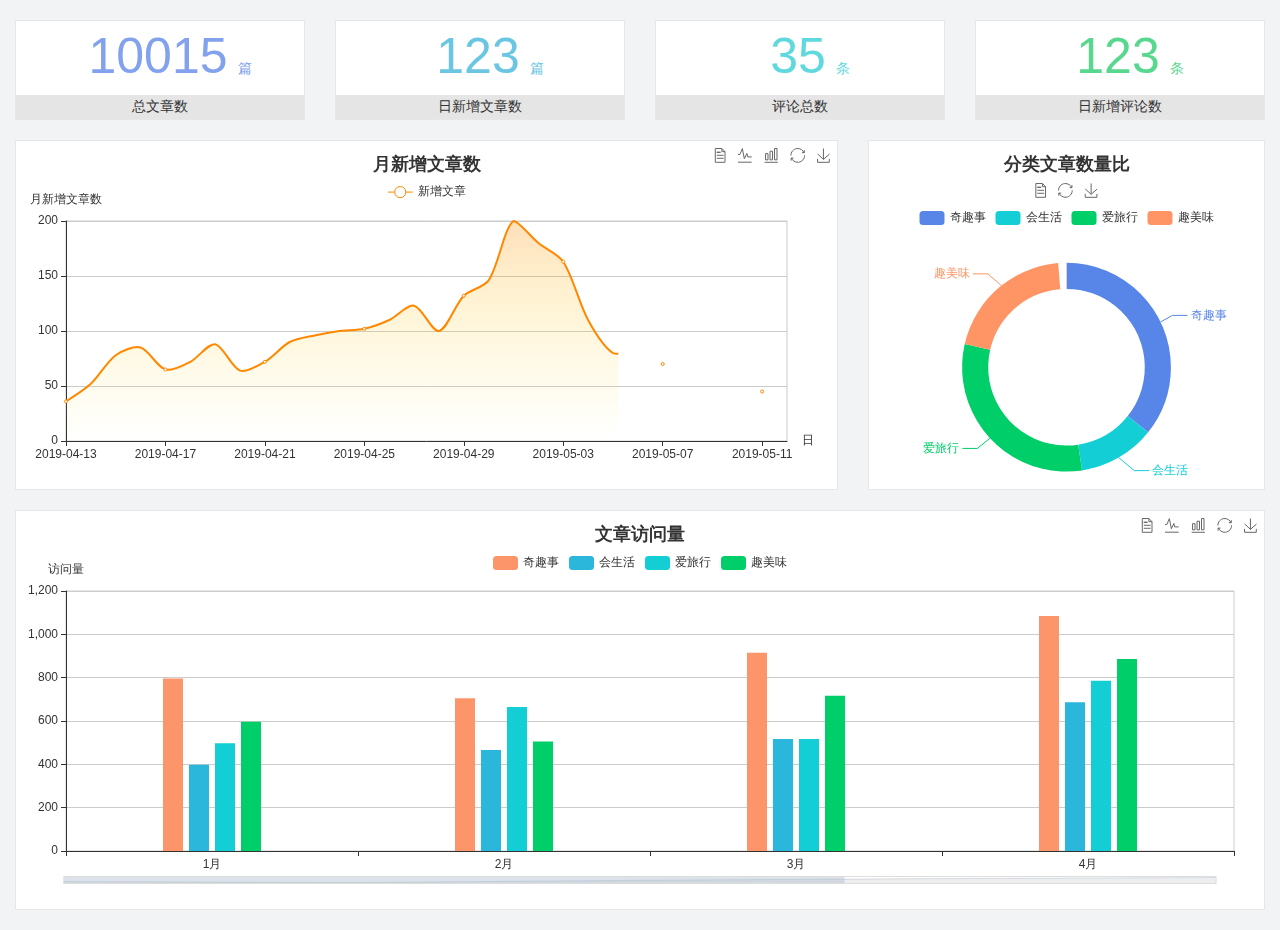
<file: home/dashboard.html>
<!DOCTYPE html>
<html lang="en">

<head>
  <meta charset="UTF-8">
  <meta name="viewport" content="width=device-width, initial-scale=1.0">
  <meta http-equiv="X-UA-Compatible" content="ie=edge">
  <title>图表统计</title>
  <link rel="stylesheet" href="../../assets/lib/bootstrap.css" />
  <link rel="stylesheet" href="../../assets/lib/main.css" />
  <script src="../../assets/lib/jquery.js"></script>
  <script type="text/javascript" src="../../assets/lib/echarts.min.js"></script>
</head>

<body>
  <div class="container-fluid">
    <div class="row spannel_list">
      <div class="col-sm-3 col-xs-6">
        <div class="spannel">
          <em>10015</em><span>篇</span>
          <b>总文章数</b>
        </div>
      </div>
      <div class="col-sm-3 col-xs-6">
        <div class="spannel scolor01">
          <em>123</em><span>篇</span>
          <b>日新增文章数</b>
        </div>
      </div>
      <div class="col-sm-3 col-xs-6">
        <div class="spannel scolor02">
          <em>35</em><span>条</span>
          <b>评论总数</b>
        </div>
      </div>
      <div class="col-sm-3 col-xs-6">
        <div class="spannel scolor03">
          <em>123</em><span>条</span>
          <b>日新增评论数</b>
        </div>
      </div>
    </div>
  </div>

  <div class="container-fluid">
    <div class="row curve-pie">
      <div class="col-lg-8 col-md-8">
        <div class="gragh_pannel" id="curve_show"></div>
      </div>
      <div class="col-lg-4 col-md-4">
        <div class="gragh_pannel" id="pie_show"></div>
      </div>
    </div>
  </div>

  <div class="container-fluid">
    <div class="column_pannel" id="column_show"></div>
  </div>

  <script>
    var oChart = echarts.init(document.getElementById('curve_show'));
    var aList_all = [
      { 'count': 36, 'date': '2019-04-13' },
      { 'count': 52, 'date': '2019-04-14' },
      { 'count': 78, 'date': '2019-04-15' },
      { 'count': 85, 'date': '2019-04-16' },
      { 'count': 65, 'date': '2019-04-17' },
      { 'count': 72, 'date': '2019-04-18' },
      { 'count': 88, 'date': '2019-04-19' },
      { 'count': 64, 'date': '2019-04-20' },
      { 'count': 72, 'date': '2019-04-21' },
      { 'count': 90, 'date': '2019-04-22' },
      { 'count': 96, 'date': '2019-04-23' },
      { 'count': 100, 'date': '2019-04-24' },
      { 'count': 102, 'date': '2019-04-25' },
      { 'count': 110, 'date': '2019-04-26' },
      { 'count': 123, 'date': '2019-04-27' },
      { 'count': 100, 'date': '2019-04-28' },
      { 'count': 132, 'date': '2019-04-29' },
      { 'count': 146, 'date': '2019-04-30' },
      { 'count': 200, 'date': '2019-05-01' },
      { 'count': 180, 'date': '2019-05-02' },
      { 'count': 163, 'date': '2019-05-03' },
      { 'count': 110, 'date': '2019-05-04' },
      { 'count': 80, 'date': '2019-05-05' },
      { 'count': 82, 'date': '2019-05-06' },
      { 'count': 70, 'date': '2019-05-07' },
      { 'count': 65, 'date': '2019-05-08' },
      { 'count': 54, 'date': '2019-05-09' },
      { 'count': 40, 'date': '2019-05-10' },
      { 'count': 45, 'date': '2019-05-11' },
      { 'count': 38, 'date': '2019-05-12' },
    ];

    let aCount = [];
    let aDate = [];

    for (var i = 0; i < aList_all.length; i++) {
      aCount.push(aList_all[i].count);
      aDate.push(aList_all[i].date);
    }

    var chartopt = {
      title: {
        text: '月新增文章数',
        left: 'center',
        top: '10'
      },
      tooltip: {
        trigger: 'axis'
      },
      legend: {
        data: ['新增文章'],
        top: '40'
      },
      toolbox: {
        show: true,
        feature: {
          mark: { show: true },
          dataView: { show: true, readOnly: false },
          magicType: { show: true, type: ['line', 'bar'] },
          restore: { show: true },
          saveAsImage: { show: true }
        }
      },
      calculable: true,
      xAxis: [
        {
          name: '日',
          type: 'category',
          boundaryGap: false,
          data: aDate
        }
      ],
      yAxis: [
        {
          name: '月新增文章数',
          type: 'value'
        }
      ],
      series: [
        {
          name: '新增文章',
          type: 'line',
          smooth: true,
          itemStyle: { normal: { areaStyle: { type: 'default' }, color: '#f80' }, lineStyle: { color: '#f80' } },
          data: aCount
        }],
      areaStyle: {
        normal: {
          color: new echarts.graphic.LinearGradient(0, 0, 0, 1, [{
            offset: 0,
            color: 'rgba(255,136,0,0.39)'
          }, {
            offset: .34,
            color: 'rgba(255,180,0,0.25)'
          }, {
            offset: 1,
            color: 'rgba(255,222,0,0.00)'
          }])

        }
      },
      grid: {
        show: true,
        x: 50,
        x2: 50,
        y: 80,
        height: 220
      }
    };

    oChart.setOption(chartopt);


    var oPie = echarts.init(document.getElementById('pie_show'));
    var oPieopt =
    {
      title: {
        top: 10,
        text: '分类文章数量比',
        x: 'center'
      },
      tooltip: {
        trigger: 'item',
        formatter: "{a} <br/>{b} : {c} ({d}%)"
      },
      color: ['#5885e8', '#13cfd5', '#00ce68', '#ff9565'],
      legend: {
        x: 'center',
        top: 65,
        data: ['奇趣事', '会生活', '爱旅行', '趣美味']
      },
      toolbox: {
        show: true,
        x: 'center',
        top: 35,
        feature: {
          mark: { show: true },
          dataView: { show: true, readOnly: false },
          magicType: {
            show: true,
            type: ['pie', 'funnel'],
            option: {
              funnel: {
                x: '25%',
                width: '50%',
                funnelAlign: 'left',
                max: 1548
              }
            }
          },
          restore: { show: true },
          saveAsImage: { show: true }
        }
      },
      calculable: true,
      series: [
        {
          name: '访问来源',
          type: 'pie',
          radius: ['45%', '60%'],
          center: ['50%', '65%'],
          data: [
            { value: 300, name: '奇趣事' },
            { value: 100, name: '会生活' },
            { value: 260, name: '爱旅行' },
            { value: 180, name: '趣美味' }
          ]
        }
      ]
    };
    oPie.setOption(oPieopt);



    var oColumn = this.echarts.init(document.getElementById('column_show'));
    var oColumnopt =
    {
      title: {
        text: '文章访问量',
        left: 'center',
        top: '10'
      },
      tooltip: {
        trigger: 'axis'
      },
      legend: {
        data: ['奇趣事', '会生活', '爱旅行', '趣美味'],
        top: '40'
      },
      toolbox: {
        show: true,
        feature: {
          mark: { show: true },
          dataView: { show: true, readOnly: false },
          magicType: { show: true, type: ['line', 'bar'] },
          restore: { show: true },
          saveAsImage: { show: true }
        }
      },
      calculable: true,
      xAxis: [
        {
          type: 'category',
          data: ['1月', '2月', '3月', '4月', '5月']
        }
      ],
      yAxis: [
        {
          name: '访问量',
          type: 'value'
        }
      ],
      series: [
        {
          name: '奇趣事',
          type: 'bar',
          barWidth: 20,
          itemStyle: {
            normal: { areaStyle: { type: 'default' }, color: '#fd956a' }
          },
          data: [800, 708, 920, 1090, 1200]
        },
        {
          name: '会生活',
          type: 'bar',
          barWidth: 20,
          itemStyle: {
            normal: { areaStyle: { type: 'default' }, color: '#2bb6db' }
          },
          data: [400, 468, 520, 690, 800]
        },
        {
          name: '爱旅行',
          type: 'bar',
          barWidth: 20,
          itemStyle: {
            normal: { areaStyle: { type: 'default' }, color: '#13cfd5' }
          },
          data: [500, 668, 520, 790, 900]
        },
        {
          name: '趣美味',
          type: 'bar',
          barWidth: 20,
          itemStyle: {
            normal: { areaStyle: { type: 'default' }, color: '#00ce68' }
          },
          data: [600, 508, 720, 890, 1000]
        }
      ],
      grid: {
        show: true,
        x: 50,
        x2: 30,
        y: 80,
        height: 260
      },
      dataZoom: [//给x轴设置滚动条
        {
          start: 0,//默认为0
          end: 100 - 1000 / 31,//默认为100
          type: 'slider',
          show: true,
          xAxisIndex: [0],
          handleSize: 0,//滑动条的 左右2个滑动条的大小
          height: 8,//组件高度
          left: 45, //左边的距离
          right: 50,//右边的距离
          bottom: 26,//右边的距离
          handleColor: '#ddd',//h滑动图标的颜色
          handleStyle: {
            borderColor: "#cacaca",
            borderWidth: "1",
            shadowBlur: 2,
            background: "#ddd",
            shadowColor: "#ddd",
          }
        }]
    };
    oColumn.setOption(oColumnopt);
  </script>
</body>

</html>
</file>
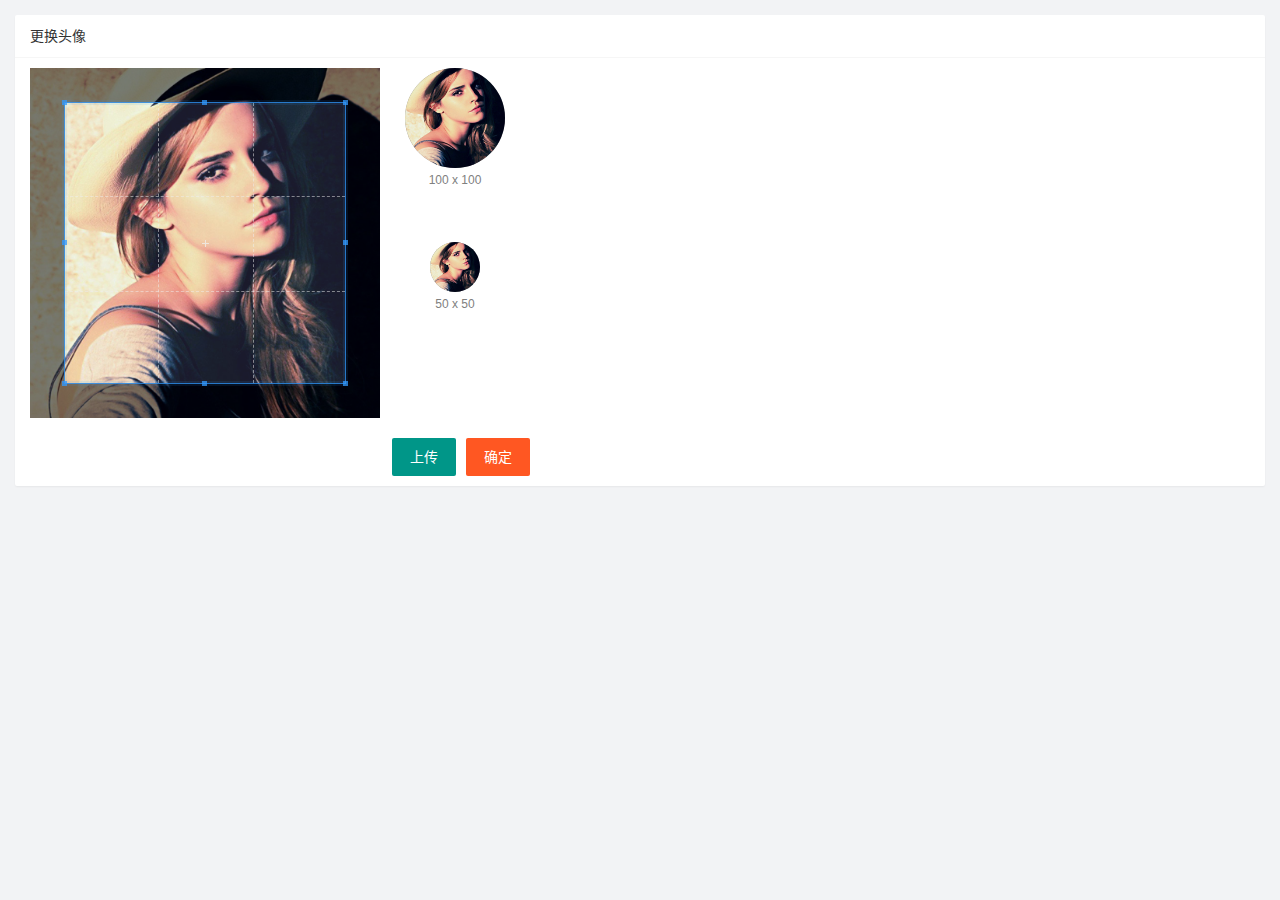
<file: user/user_avatar.html>
<!DOCTYPE html>
<html lang="zh-CN">

<head>
    <meta charset="UTF-8">
    <meta name="viewport" content="width=device-width, initial-scale=1.0">
    <title>Document</title>
    <link rel="stylesheet" href="/assets/lib/layui/css/layui.css">
    <link rel="stylesheet" href="/assets/css/user/user_avatar.css">
    <link rel="stylesheet" href="/assets/lib/cropper/cropper.css">
</head>

<body>
    <!-- 卡片区域 -->
    <div class="layui-card">
        <div class="layui-card-header">更换头像</div>
        <div class="layui-card-body">
            <!-- 第一行的图片裁剪和预览区域 -->
            <div class="row1">
                <!-- 图片裁剪区域 -->
                <div class="cropper-box">
                    <!-- 这个 img 标签很重要，将来会把它初始化为裁剪区域 -->
                    <img id="image" src="/assets/images/sample.jpg" />
                </div>
                <!-- 图片的预览区域 -->
                <div class="preview-box">
                    <div>
                        <!-- 宽高为 100px 的预览区域 -->
                        <div class="img-preview w100"></div>
                        <p class="size">100 x 100</p>
                    </div>
                    <div>
                        <!-- 宽高为 50px 的预览区域 -->
                        <div class="img-preview w50"></div>
                        <p class="size">50 x 50</p>
                    </div>
                </div>
            </div> <!-- 第二行的按钮区域 -->
            <div class="row2">
                <input type="file" id="file" accept="image/png,image/jpeg" style="display: none;" />
                <button type="button" class="layui-btn" id="btn">上传</button>
                <button type="button" class="layui-btn layui-btn-danger" id="addbtn">确定</button>
            </div>
        </div>
    </div>
    <script src="/assets/lib/layui/layui.all.js"></script>

    <script src="/assets/lib/jquery.js"></script>
    <script src="/assets/js/baseAPI.js"></script>
    <script src="/assets/lib/cropper/Cropper.js"></script>
    <script src="/assets/lib/cropper/jquery-cropper.js"></script>
    <script src="/assets/js/user_avatar.js"></script>
</body>

</html>
</file>
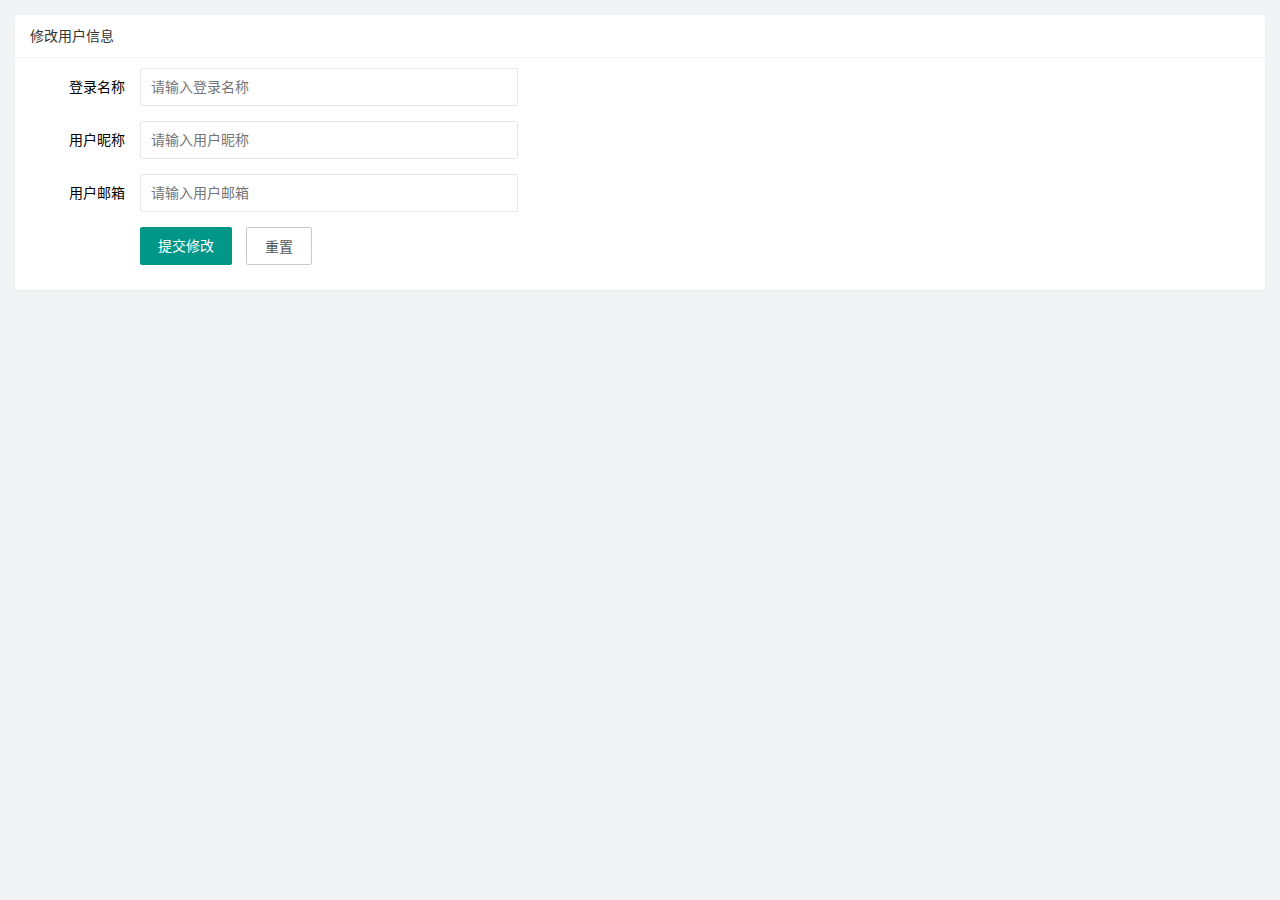
<file: user/user_info.html>
<!DOCTYPE html>
<html lang="zh-CN">

<head>
    <meta charset="UTF-8">
    <meta name="viewport" content="width=device-width, initial-scale=1.0">
    <title>Document</title>
    <link rel="stylesheet" href="/assets/lib/layui/css/layui.css">
    <link rel="stylesheet" href="/assets/css/user/user_info.css">
</head>

<body>
    <!-- 卡片区域 -->
    <div class="layui-card">
        <div class="layui-card-header">修改用户信息</div>
        <div class="layui-card-body">
            <form class="layui-form" action="" lay-filter="formUserInfo" id="myform">
                <input type="hidden" name="id" value="">
                <div class="layui-form-item">
                    <label class="layui-form-label">登录名称</label>
                    <div class="layui-input-block">
                        <input type="text" name="username" required lay-verify="required" placeholder="请输入登录名称"
                            autocomplete="off" class="layui-input" readonly>
                    </div>
                </div>
                <div class="layui-form-item">
                    <label class="layui-form-label">用户昵称</label>
                    <div class="layui-input-block">
                        <input type="text" name="nickname" required lay-verify="required|nickname" placeholder="请输入用户昵称"
                            autocomplete="off" class="layui-input">
                    </div>
                </div>
                <div class="layui-form-item">
                    <label class="layui-form-label">用户邮箱</label>
                    <div class="layui-input-block">
                        <input type="text" name="email" required lay-verify="required|email" placeholder="请输入用户邮箱"
                            autocomplete="off" class="layui-input">
                    </div>
                </div>
                <div class="layui-form-item">
                    <div class="layui-input-block">
                        <button class="layui-btn" lay-submit lay-filter="formDemo">提交修改</button>
                        <button type="reset" class="layui-btn layui-btn-primary" id="btnReset">重置</button>
            </form>
        </div>
    </div>
    <script src="/assets/lib/layui/layui.all.js"></script>
    <script src="/assets/lib/jquery.js"></script>
    <script src="/assets/js/baseAPI.js"></script>
    <script src="/assets/js/user_info.js"></script>
</body>

</html>
</file>
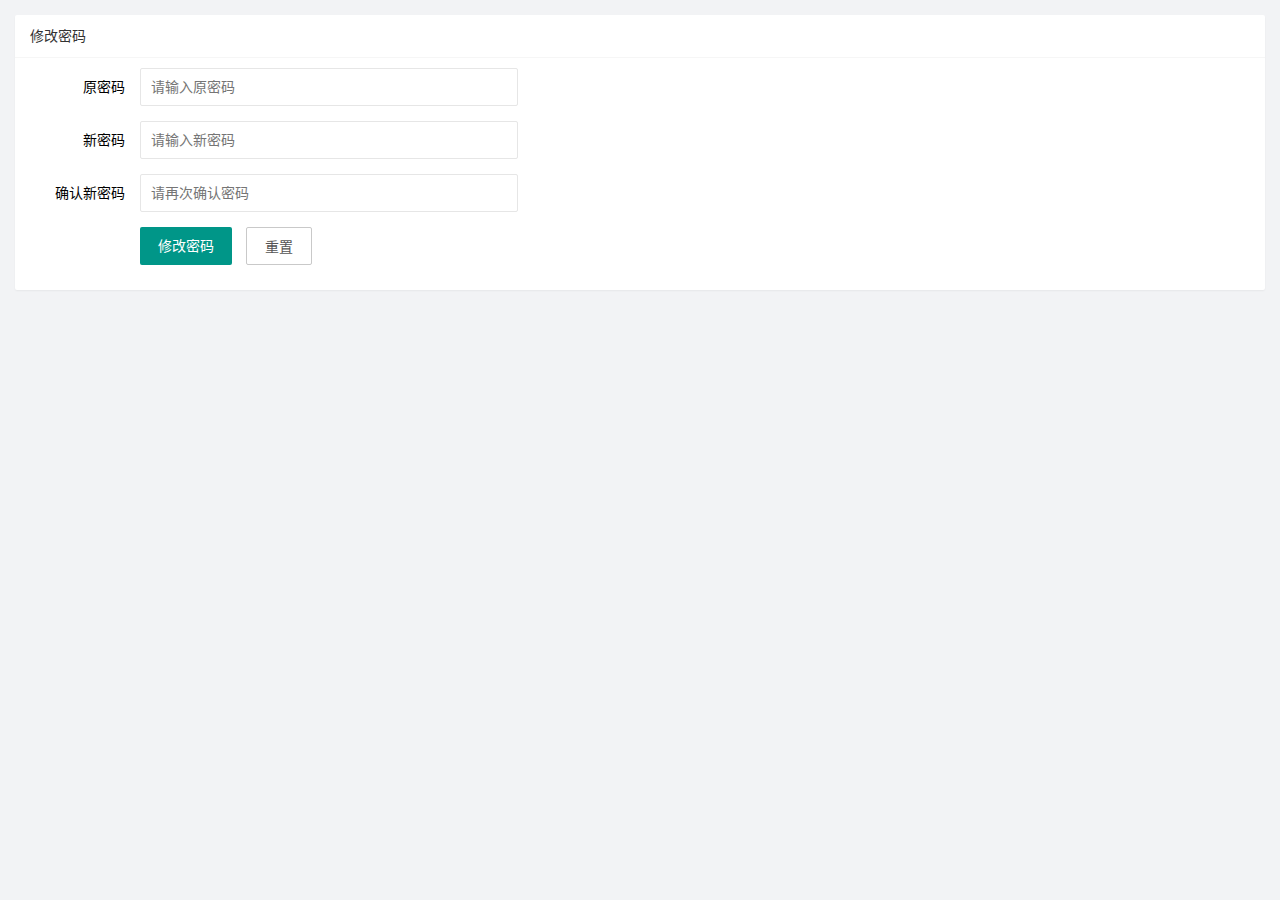
<file: user/user_pwd.html>
<!DOCTYPE html>
<html lang="zh-CN">

<head>
    <meta charset="UTF-8">
    <meta name="viewport" content="width=device-width, initial-scale=1.0">
    <title>Document</title>
    <link rel="stylesheet" href="/assets/lib/layui/css/layui.css">
    <link rel="stylesheet" href="/assets/css/user/user_pwd.css">

</head>

<body>
    <!-- 卡片区域 -->
    <div class="layui-card">
        <div class="layui-card-header">修改密码</div>
        <div class="layui-card-body">
            <form class="layui-form">
                <div class="layui-form-item">
                    <label class="layui-form-label">原密码</label>
                    <div class="layui-input-block">
                        <input type="password" name="oldPwd" required lay-verify="required|pwd" placeholder="请输入原密码"
                            autocomplete="off" class="layui-input" />
                    </div>
                </div>
                <div class="layui-form-item">
                    <label class="layui-form-label">新密码</label>
                    <div class="layui-input-block">
                        <input type="password" name="newPwd" required lay-verify="required|pwd|samePwd"
                            placeholder="请输入新密码" autocomplete="off" class="layui-input" />
                    </div>
                </div>
                <div class="layui-form-item">
                    <label class="layui-form-label">确认新密码</label>
                    <div class="layui-input-block">
                        <input type="password" name="rePwd" required lay-verify="required|pwd|repwd"
                            placeholder="请再次确认密码" autocomplete="off" class="layui-input" />
                    </div>
                </div>
                <div class="layui-form-item">
                    <div class="layui-input-block">
                        <button class="layui-btn" lay-submit lay-filter="formDemo">修改密码</button>
                        <button type="reset" class="layui-btn layui-btn-primary">重置</button>
                    </div>
                </div>
            </form>
        </div>
    </div>
    <script src="/assets/lib/layui/layui.all.js"></script>
    <script src="/assets/lib/jquery.js"></script>
    <script src="/assets/js/baseAPI.js"></script>
    <script src="/assets/js/user_pwd.js"></script>
</body>

</html>
</file>
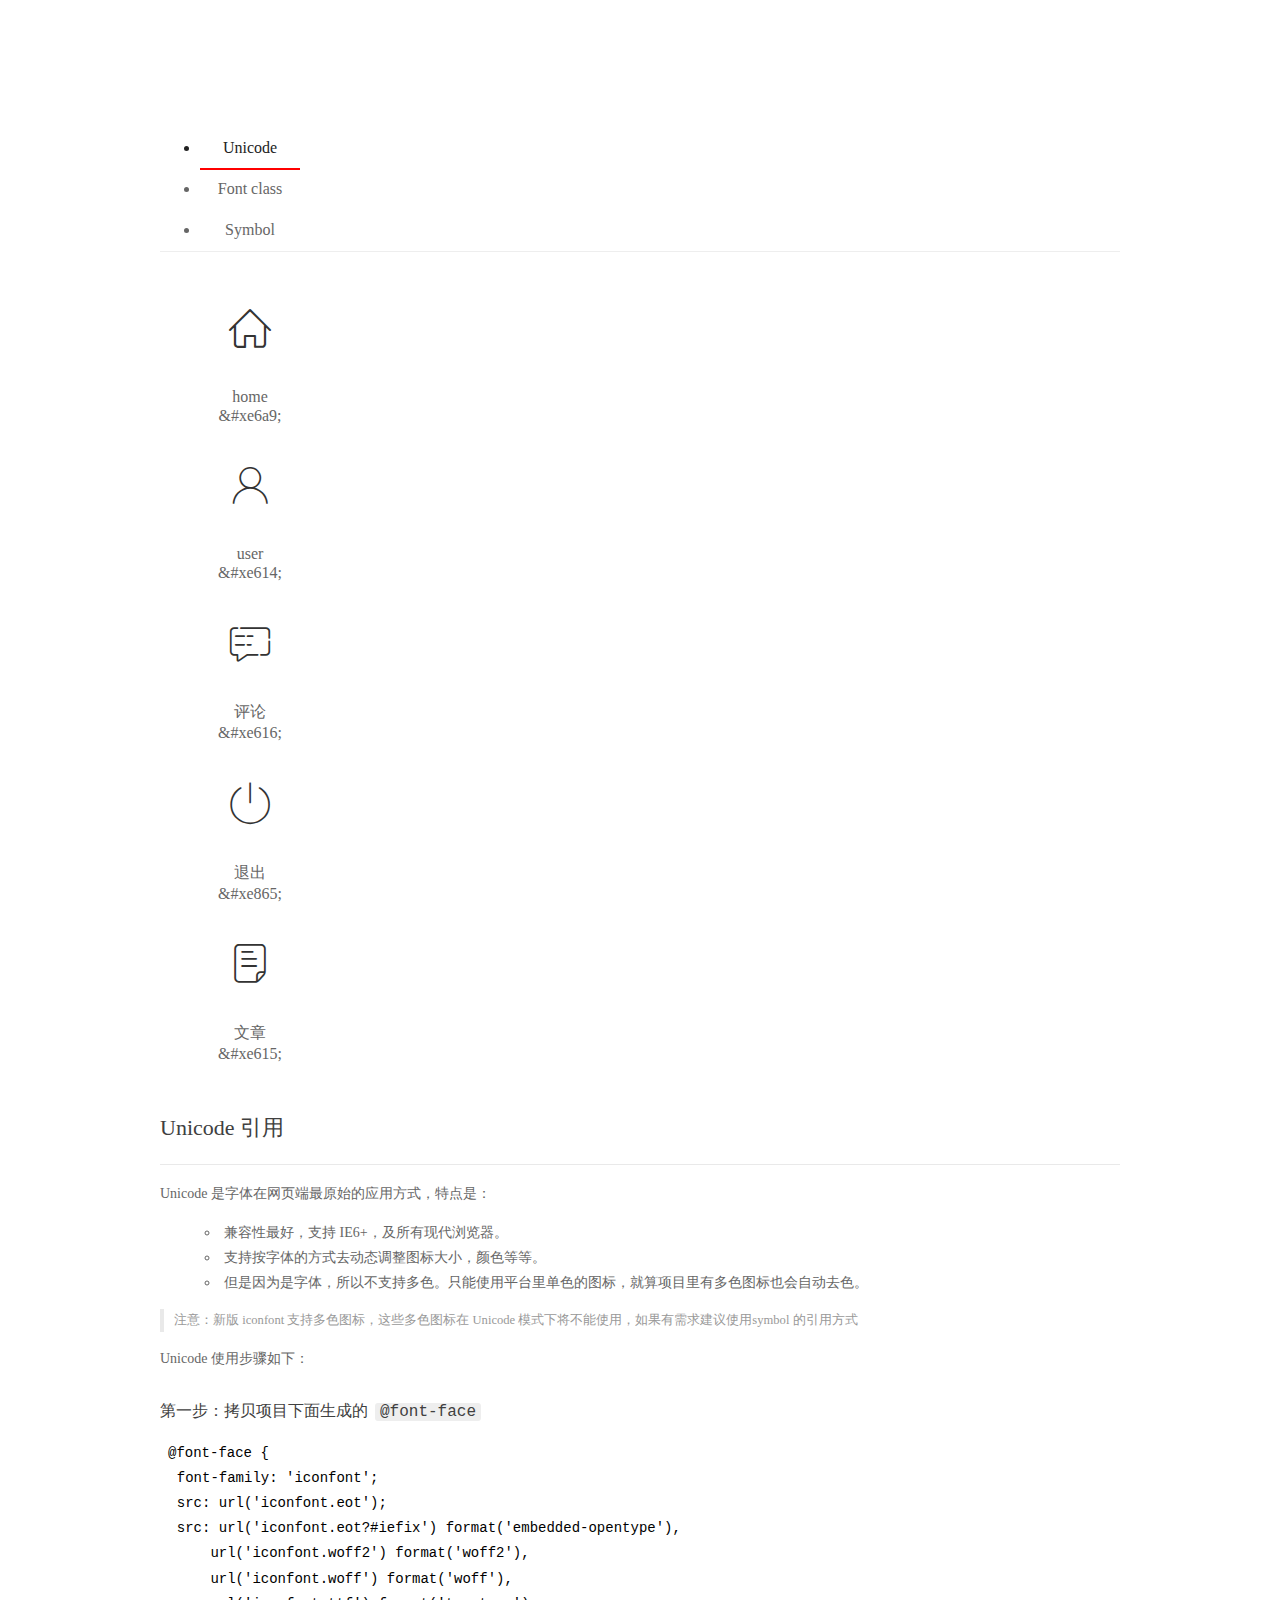
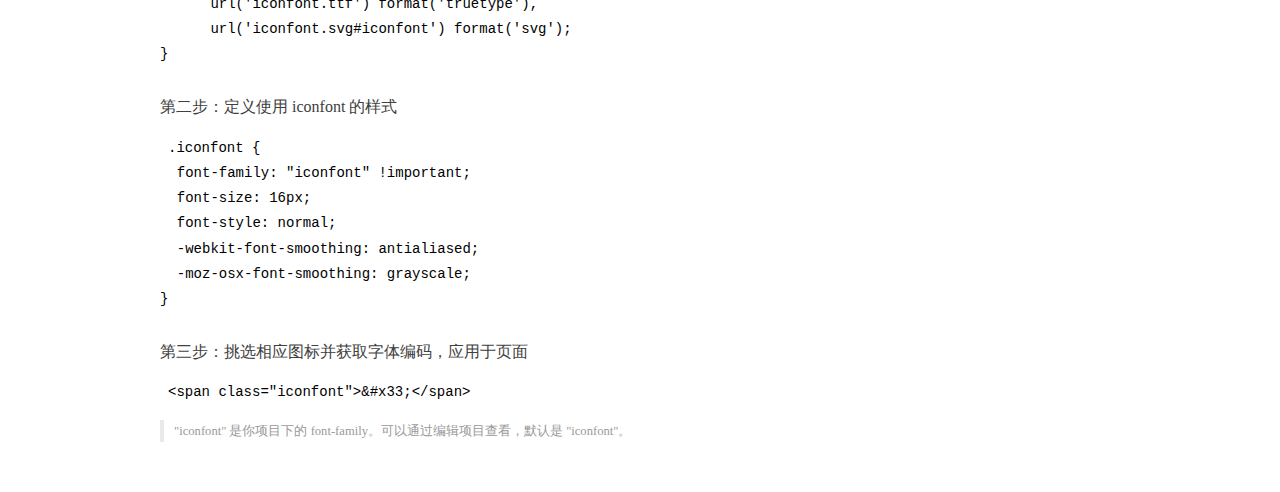
<file: assets/fonts/demo_index.html>
<!DOCTYPE html>
<html>
<head>
  <meta charset="utf-8"/>
  <title>IconFont Demo</title>
  <link rel="shortcut icon" href="https://gtms04.alicdn.com/tps/i4/TB1_oz6GVXXXXaFXpXXJDFnIXXX-64-64.ico" type="image/x-icon"/>
  <link rel="stylesheet" href="https://g.alicdn.com/thx/cube/1.3.2/cube.min.css">
  <link rel="stylesheet" href="demo.css">
  <link rel="stylesheet" href="iconfont.css">
  <script src="iconfont.js"></script>
  <!-- jQuery -->
  <script src="https://a1.alicdn.com/oss/uploads/2018/12/26/7bfddb60-08e8-11e9-9b04-53e73bb6408b.js"></script>
  <!-- 代码高亮 -->
  <script src="https://a1.alicdn.com/oss/uploads/2018/12/26/a3f714d0-08e6-11e9-8a15-ebf944d7534c.js"></script>
</head>
<body>
  <div class="main">
    <h1 class="logo"><a href="https://www.iconfont.cn/" title="iconfont 首页" target="_blank">&#xe86b;</a></h1>
    <div class="nav-tabs">
      <ul id="tabs" class="dib-box">
        <li class="dib active"><span>Unicode</span></li>
        <li class="dib"><span>Font class</span></li>
        <li class="dib"><span>Symbol</span></li>
      </ul>
      
    </div>
    <div class="tab-container">
      <div class="content unicode" style="display: block;">
          <ul class="icon_lists dib-box">
          
            <li class="dib">
              <span class="icon iconfont">&#xe6a9;</span>
                <div class="name">home</div>
                <div class="code-name">&amp;#xe6a9;</div>
              </li>
          
            <li class="dib">
              <span class="icon iconfont">&#xe614;</span>
                <div class="name">user</div>
                <div class="code-name">&amp;#xe614;</div>
              </li>
          
            <li class="dib">
              <span class="icon iconfont">&#xe616;</span>
                <div class="name">评论</div>
                <div class="code-name">&amp;#xe616;</div>
              </li>
          
            <li class="dib">
              <span class="icon iconfont">&#xe865;</span>
                <div class="name">退出</div>
                <div class="code-name">&amp;#xe865;</div>
              </li>
          
            <li class="dib">
              <span class="icon iconfont">&#xe615;</span>
                <div class="name">文章</div>
                <div class="code-name">&amp;#xe615;</div>
              </li>
          
          </ul>
          <div class="article markdown">
          <h2 id="unicode-">Unicode 引用</h2>
          <hr>

          <p>Unicode 是字体在网页端最原始的应用方式，特点是：</p>
          <ul>
            <li>兼容性最好，支持 IE6+，及所有现代浏览器。</li>
            <li>支持按字体的方式去动态调整图标大小，颜色等等。</li>
            <li>但是因为是字体，所以不支持多色。只能使用平台里单色的图标，就算项目里有多色图标也会自动去色。</li>
          </ul>
          <blockquote>
            <p>注意：新版 iconfont 支持多色图标，这些多色图标在 Unicode 模式下将不能使用，如果有需求建议使用symbol 的引用方式</p>
          </blockquote>
          <p>Unicode 使用步骤如下：</p>
          <h3 id="-font-face">第一步：拷贝项目下面生成的 <code>@font-face</code></h3>
<pre><code class="language-css"
>@font-face {
  font-family: 'iconfont';
  src: url('iconfont.eot');
  src: url('iconfont.eot?#iefix') format('embedded-opentype'),
      url('iconfont.woff2') format('woff2'),
      url('iconfont.woff') format('woff'),
      url('iconfont.ttf') format('truetype'),
      url('iconfont.svg#iconfont') format('svg');
}
</code></pre>
          <h3 id="-iconfont-">第二步：定义使用 iconfont 的样式</h3>
<pre><code class="language-css"
>.iconfont {
  font-family: "iconfont" !important;
  font-size: 16px;
  font-style: normal;
  -webkit-font-smoothing: antialiased;
  -moz-osx-font-smoothing: grayscale;
}
</code></pre>
          <h3 id="-">第三步：挑选相应图标并获取字体编码，应用于页面</h3>
<pre>
<code class="language-html"
>&lt;span class="iconfont"&gt;&amp;#x33;&lt;/span&gt;
</code></pre>
          <blockquote>
            <p>"iconfont" 是你项目下的 font-family。可以通过编辑项目查看，默认是 "iconfont"。</p>
          </blockquote>
          </div>
      </div>
      <div class="content font-class">
        <ul class="icon_lists dib-box">
          
          <li class="dib">
            <span class="icon iconfont icon-home"></span>
            <div class="name">
              home
            </div>
            <div class="code-name">.icon-home
            </div>
          </li>
          
          <li class="dib">
            <span class="icon iconfont icon-user"></span>
            <div class="name">
              user
            </div>
            <div class="code-name">.icon-user
            </div>
          </li>
          
          <li class="dib">
            <span class="icon iconfont icon-pinglun"></span>
            <div class="name">
              评论
            </div>
            <div class="code-name">.icon-pinglun
            </div>
          </li>
          
          <li class="dib">
            <span class="icon iconfont icon-tuichu"></span>
            <div class="name">
              退出
            </div>
            <div class="code-name">.icon-tuichu
            </div>
          </li>
          
          <li class="dib">
            <span class="icon iconfont icon-16"></span>
            <div class="name">
              文章
            </div>
            <div class="code-name">.icon-16
            </div>
          </li>
          
        </ul>
        <div class="article markdown">
        <h2 id="font-class-">font-class 引用</h2>
        <hr>

        <p>font-class 是 Unicode 使用方式的一种变种，主要是解决 Unicode 书写不直观，语意不明确的问题。</p>
        <p>与 Unicode 使用方式相比，具有如下特点：</p>
        <ul>
          <li>兼容性良好，支持 IE8+，及所有现代浏览器。</li>
          <li>相比于 Unicode 语意明确，书写更直观。可以很容易分辨这个 icon 是什么。</li>
          <li>因为使用 class 来定义图标，所以当要替换图标时，只需要修改 class 里面的 Unicode 引用。</li>
          <li>不过因为本质上还是使用的字体，所以多色图标还是不支持的。</li>
        </ul>
        <p>使用步骤如下：</p>
        <h3 id="-fontclass-">第一步：引入项目下面生成的 fontclass 代码：</h3>
<pre><code class="language-html">&lt;link rel="stylesheet" href="./iconfont.css"&gt;
</code></pre>
        <h3 id="-">第二步：挑选相应图标并获取类名，应用于页面：</h3>
<pre><code class="language-html">&lt;span class="iconfont icon-xxx"&gt;&lt;/span&gt;
</code></pre>
        <blockquote>
          <p>"
            iconfont" 是你项目下的 font-family。可以通过编辑项目查看，默认是 "iconfont"。</p>
        </blockquote>
      </div>
      </div>
      <div class="content symbol">
          <ul class="icon_lists dib-box">
          
            <li class="dib">
                <svg class="icon svg-icon" aria-hidden="true">
                  <use xlink:href="#icon-home"></use>
                </svg>
                <div class="name">home</div>
                <div class="code-name">#icon-home</div>
            </li>
          
            <li class="dib">
                <svg class="icon svg-icon" aria-hidden="true">
                  <use xlink:href="#icon-user"></use>
                </svg>
                <div class="name">user</div>
                <div class="code-name">#icon-user</div>
            </li>
          
            <li class="dib">
                <svg class="icon svg-icon" aria-hidden="true">
                  <use xlink:href="#icon-pinglun"></use>
                </svg>
                <div class="name">评论</div>
                <div class="code-name">#icon-pinglun</div>
            </li>
          
            <li class="dib">
                <svg class="icon svg-icon" aria-hidden="true">
                  <use xlink:href="#icon-tuichu"></use>
                </svg>
                <div class="name">退出</div>
                <div class="code-name">#icon-tuichu</div>
            </li>
          
            <li class="dib">
                <svg class="icon svg-icon" aria-hidden="true">
                  <use xlink:href="#icon-16"></use>
                </svg>
                <div class="name">文章</div>
                <div class="code-name">#icon-16</div>
            </li>
          
          </ul>
          <div class="article markdown">
          <h2 id="symbol-">Symbol 引用</h2>
          <hr>

          <p>这是一种全新的使用方式，应该说这才是未来的主流，也是平台目前推荐的用法。相关介绍可以参考这篇<a href="">文章</a>
            这种用法其实是做了一个 SVG 的集合，与另外两种相比具有如下特点：</p>
          <ul>
            <li>支持多色图标了，不再受单色限制。</li>
            <li>通过一些技巧，支持像字体那样，通过 <code>font-size</code>, <code>color</code> 来调整样式。</li>
            <li>兼容性较差，支持 IE9+，及现代浏览器。</li>
            <li>浏览器渲染 SVG 的性能一般，还不如 png。</li>
          </ul>
          <p>使用步骤如下：</p>
          <h3 id="-symbol-">第一步：引入项目下面生成的 symbol 代码：</h3>
<pre><code class="language-html">&lt;script src="./iconfont.js"&gt;&lt;/script&gt;
</code></pre>
          <h3 id="-css-">第二步：加入通用 CSS 代码（引入一次就行）：</h3>
<pre><code class="language-html">&lt;style&gt;
.icon {
  width: 1em;
  height: 1em;
  vertical-align: -0.15em;
  fill: currentColor;
  overflow: hidden;
}
&lt;/style&gt;
</code></pre>
          <h3 id="-">第三步：挑选相应图标并获取类名，应用于页面：</h3>
<pre><code class="language-html">&lt;svg class="icon" aria-hidden="true"&gt;
  &lt;use xlink:href="#icon-xxx"&gt;&lt;/use&gt;
&lt;/svg&gt;
</code></pre>
          </div>
      </div>

    </div>
  </div>
  <script>
  $(document).ready(function () {
      $('.tab-container .content:first').show()

      $('#tabs li').click(function (e) {
        var tabContent = $('.tab-container .content')
        var index = $(this).index()

        if ($(this).hasClass('active')) {
          return
        } else {
          $('#tabs li').removeClass('active')
          $(this).addClass('active')

          tabContent.hide().eq(index).fadeIn()
        }
      })
    })
  </script>
</body>
</html>
</file>
<file: assets/lib/main.css>
body{
    font-family:'MicroSoft YaHei';
    background-color: #f2f3f5;
}
.main_wrap{
    position:fixed;
    width:100%;
    height:100%;
    left:0px;
    top:0px;
    background:url('../images/login_bg.jpg'); 
    background-size:100% 100%; 
  }
.header{
    width:1200px;
    overflow: hidden;
    margin:20px auto 0;
}
.heade .logo{
    float: left;
}
.header .copyright{
    float:right;
    font-size:12px;
    color:#fff;
    text-align:right;
    line-height:20px;
    margin-top:10px;
}
.login_form_con{
    position:absolute;
    left:50%;
    top:50%;
    margin-left:-200px;
    margin-top:-155px;
    width:400px;
    height:310px;
    background-color: #edeff0;
}

.login_form{
    position: relative;
}

.login_form .icon-user{
    position:absolute;
    font-size:16px;
    color:#999;
    left:46px;
    top:12px;
}
.login_form .icon-key{
    position:absolute;
    font-size:18px;
    color:#999;
    left:46px;
    top:78px;
}
.login_title{
    height:60px;
    background:url('../images/login_title.png') center center no-repeat #fff;
}
.input_txt,.input_pass,.input_sub{
    display:block;
    width:334px;
    height:37px;
    padding:0px;
    text-indent:40px;
    border:1px solid #ddd;
    margin:27px auto 0;
    outline:none;
}
.input_sub{
    margin-top:40px;
    height:42px;
    background-color: #19b9e7;
    text-indent:0px;
    font-size:18px;
    color:#fff;
    cursor: pointer;
}
.input_sub:hover{
    background-color: #08a0cc;
}

.sider{
    position:fixed;
    left:0;
    top:0;
    bottom:0;
    width:210px;
    background-color: #323745;
}
.sider .logo{
    display:block;
    height:56px;
    background-color: #242732;
    overflow: hidden;
}
.sider .logo img{
    display:block;
    margin:6px auto 0;
}
.user_info{
    height:79px;
    border-bottom:1px solid #5a5e6b;
}

.user_info img{
    float: left;
    width:40px;
    height:40px;
    border-radius:20px;
    margin:19px 0 0 30px;
}
.user_info span{
    float: left;
    width:120px;
    font-size:12px;
    color:#fff;
    margin:23px 0 0 20px;
}
.user_info b{
    float: left;
    width: 120px;
    font-weight:normal;
    font-size:12px;
    color:#adafb5;
    margin:2px 0 0 20px;
}

.menu .level01{
    height:50px;
    line-height:50px;
}
.menu .level01 a{
    display:block;
    height:50px;
    font-size:12px;
    color:#adafb5;
    overflow: hidden;
}
.menu .level01.active a{
    background-color: #1378f0;
    color:#fff;
}
.menu .level01.active i{
    color:#fff;
}

.menu .level01 a:hover{
    background-color: #1378f0;
    color:#fff;
}
.menu .level01 a:hover i{
    color:#fff;
}
.menu .level01 i{
    color:#61646f;
    font-size:22px;
    float: left;
    margin-left:26px;
}
.menu .level01 span{
    float: left;
    margin-left:10px;
}
.menu .level01 b{
    float: right;
    margin-right:20px;
    font-weight:normal;
    transform:rotate(90deg);
    transition:all 500ms ease;
}

.menu .level01 .rotate0{
    transform:rotate(0deg);
}

.menu .level02{
    background: #242732;
    display:none;
}


.menu .level02 li{
    height:40px;
    line-height:40px;
}
.menu .level02 li a{
    display:block;
    height:40px;
    font-size:12px;
    color:#adafb5;
    overflow: hidden;
}

.menu .level02 li a:hover{
    background-color: #1378f0;
    color:#fff;
}

.menu .level02 li i{
    font-size:12px;
    float: left;
    margin-left:60px;
}
.menu .level02 li span{
    font-size:12px;
    float: left;
    margin-left:5px;
}

.menu .level02 .active a{
    color:#ffae00;
}

.header_bar{
    position:fixed;
    left:210px;
    right:0;
    top:0;
    height:56px;
    background-color: #fff;
}

.main{
    position:fixed;
    left:210px;
    top:56px;
    right:0;
    bottom:0;
    background-color: #f2f3f5;
}

.search_form{
    width:218px;
    height:33px;
    border:1px solid #ddd;
    background-color: #f2f3f5;
    border-radius:16px;
    float: left;
    margin:12px 0 0 27px;
}

.search_form input{
    padding:0px;
    margin:0px;
    border:0px;
    float: left;
    background-color: #f2f3f5;
    font-size:12px;
    width:175px;
    height:31px;
    margin-left:12px;
    outline:none;
   
}

.search_form .icon-search{
    line-height:33px;
    cursor: pointer;
    font-size:18px;
    color:#abaebb;
}
.user_center_link{
    float:right;

}
.user_center_link a{
    line-height:56px;
    font-size:12px;
    color:#999;
    margin-right:15px;
}
.user_center_link a:hover{
    color:#ffae00
}

.user_center_link img{
    width:42px;
    height:42px;
    border-radius:32px;
    margin-right:10px;
}

.spannel_list{
    margin-top:20px;
}

.spannel{
	height:100px;
	overflow:hidden;
	text-align:center;
    position:relative;
    background-color: #fff;
    border:1px solid #e7e7e9;
    margin-bottom:20px;
}

.spannel em{
    font-style:normal;
	font-size:50px;
	line-height:50px;
	display:inline-block;
	margin:10px 0 0 20px;
	font-family:'Arial';
	color:#83a2ed;
}

.spannel span{
	font-size:14px;
	display:inline-block;
	color:#83a2ed;
	margin-left:10px;
}

.spannel b{
	position:absolute;
	left:0;
	bottom:0;
	width:100%;
	line-height:24px;
	background:#e5e5e5;
	color:#333;
	font-size:14px;
	font-weight:normal;
}

.scolor01 em,.scolor01 span{
	color:#6ac6e2;
}

.scolor02 em,.scolor02 span{
	color:#5fd9de;
}

.scolor03 em,.scolor03 span{
	color:#58d88e;
}


.gragh_pannel{
    height:350px;
    border:1px solid #e7e7e9;
    background-color: #fff!important; 
    margin-bottom:20px;  
}

.column_pannel{
    margin-bottom:20px;
    height:400px;
    border:1px solid #e7e7e9;
    background-color: #fff!important;   
}

.common_title{
    line-height:42px;
    background-color: #fbfbfb;
    border:1px solid #e7e7e9;
    margin-top:20px;
    text-indent: 15px;
    font-size:14px;
    color:#333;
}

.common_con{
    border:1px solid #e7e7e9;
    border-top:0px;
    background-color: #fff;
    padding-bottom:20px;
    margin-bottom:20px;
}
.opt_btns{
    margin-top:20px;
}

.mp20{
    margin-top:20px;
}

.pagination{   
   margin:0;
}

.article_form{
    margin-top:20px;
}

.form-group{
    margin-bottom:25px;
}

.form-group label{
    font-weight:normal;
    color:#666;
}

.icon-icondate{
    line-height:16px;
}

.user_pic{
    width:100px;
    height:100px;
    margin-bottom:10px;
}

.article_cover{
    width:200px;
    height:200px;
    margin-bottom:10px;
}
</file>
<file: assets/lib/layui/css/layui.css>
/** layui-v2.5.5 MIT License By https://www.layui.com */
 .layui-inline,img{display:inline-block;vertical-align:middle}h1,h2,h3,h4,h5,h6{font-weight:400}.layui-edge,.layui-header,.layui-inline,.layui-main{position:relative}.layui-body,.layui-edge,.layui-elip{overflow:hidden}.layui-btn,.layui-edge,.layui-inline,img{vertical-align:middle}.layui-btn,.layui-disabled,.layui-icon,.layui-unselect{-moz-user-select:none;-webkit-user-select:none;-ms-user-select:none}.layui-elip,.layui-form-checkbox span,.layui-form-pane .layui-form-label{text-overflow:ellipsis;white-space:nowrap}.layui-breadcrumb,.layui-tree-btnGroup{visibility:hidden}blockquote,body,button,dd,div,dl,dt,form,h1,h2,h3,h4,h5,h6,input,li,ol,p,pre,td,textarea,th,ul{margin:0;padding:0;-webkit-tap-highlight-color:rgba(0,0,0,0)}a:active,a:hover{outline:0}img{border:none}li{list-style:none}table{border-collapse:collapse;border-spacing:0}h4,h5,h6{font-size:100%}button,input,optgroup,option,select,textarea{font-family:inherit;font-size:inherit;font-style:inherit;font-weight:inherit;outline:0}pre{white-space:pre-wrap;white-space:-moz-pre-wrap;white-space:-pre-wrap;white-space:-o-pre-wrap;word-wrap:break-word}body{line-height:24px;font:14px Helvetica Neue,Helvetica,PingFang SC,Tahoma,Arial,sans-serif}hr{height:1px;margin:10px 0;border:0;clear:both}a{color:#333;text-decoration:none}a:hover{color:#777}a cite{font-style:normal;*cursor:pointer}.layui-border-box,.layui-border-box *{box-sizing:border-box}.layui-box,.layui-box *{box-sizing:content-box}.layui-clear{clear:both;*zoom:1}.layui-clear:after{content:'\20';clear:both;*zoom:1;display:block;height:0}.layui-inline{*display:inline;*zoom:1}.layui-edge{display:inline-block;width:0;height:0;border-width:6px;border-style:dashed;border-color:transparent}.layui-edge-top{top:-4px;border-bottom-color:#999;border-bottom-style:solid}.layui-edge-right{border-left-color:#999;border-left-style:solid}.layui-edge-bottom{top:2px;border-top-color:#999;border-top-style:solid}.layui-edge-left{border-right-color:#999;border-right-style:solid}.layui-disabled,.layui-disabled:hover{color:#d2d2d2!important;cursor:not-allowed!important}.layui-circle{border-radius:100%}.layui-show{display:block!important}.layui-hide{display:none!important}@font-face{font-family:layui-icon;src:url(../font/iconfont.eot?v=250);src:url(../font/iconfont.eot?v=250#iefix) format('embedded-opentype'),url(../font/iconfont.woff2?v=250) format('woff2'),url(../font/iconfont.woff?v=250) format('woff'),url(../font/iconfont.ttf?v=250) format('truetype'),url(../font/iconfont.svg?v=250#layui-icon) format('svg')}.layui-icon{font-family:layui-icon!important;font-size:16px;font-style:normal;-webkit-font-smoothing:antialiased;-moz-osx-font-smoothing:grayscale}.layui-icon-reply-fill:before{content:"\e611"}.layui-icon-set-fill:before{content:"\e614"}.layui-icon-menu-fill:before{content:"\e60f"}.layui-icon-search:before{content:"\e615"}.layui-icon-share:before{content:"\e641"}.layui-icon-set-sm:before{content:"\e620"}.layui-icon-engine:before{content:"\e628"}.layui-icon-close:before{content:"\1006"}.layui-icon-close-fill:before{content:"\1007"}.layui-icon-chart-screen:before{content:"\e629"}.layui-icon-star:before{content:"\e600"}.layui-icon-circle-dot:before{content:"\e617"}.layui-icon-chat:before{content:"\e606"}.layui-icon-release:before{content:"\e609"}.layui-icon-list:before{content:"\e60a"}.layui-icon-chart:before{content:"\e62c"}.layui-icon-ok-circle:before{content:"\1005"}.layui-icon-layim-theme:before{content:"\e61b"}.layui-icon-table:before{content:"\e62d"}.layui-icon-right:before{content:"\e602"}.layui-icon-left:before{content:"\e603"}.layui-icon-cart-simple:before{content:"\e698"}.layui-icon-face-cry:before{content:"\e69c"}.layui-icon-face-smile:before{content:"\e6af"}.layui-icon-survey:before{content:"\e6b2"}.layui-icon-tree:before{content:"\e62e"}.layui-icon-upload-circle:before{content:"\e62f"}.layui-icon-add-circle:before{content:"\e61f"}.layui-icon-download-circle:before{content:"\e601"}.layui-icon-templeate-1:before{content:"\e630"}.layui-icon-util:before{content:"\e631"}.layui-icon-face-surprised:before{content:"\e664"}.layui-icon-edit:before{content:"\e642"}.layui-icon-speaker:before{content:"\e645"}.layui-icon-down:before{content:"\e61a"}.layui-icon-file:before{content:"\e621"}.layui-icon-layouts:before{content:"\e632"}.layui-icon-rate-half:before{content:"\e6c9"}.layui-icon-add-circle-fine:before{content:"\e608"}.layui-icon-prev-circle:before{content:"\e633"}.layui-icon-read:before{content:"\e705"}.layui-icon-404:before{content:"\e61c"}.layui-icon-carousel:before{content:"\e634"}.layui-icon-help:before{content:"\e607"}.layui-icon-code-circle:before{content:"\e635"}.layui-icon-water:before{content:"\e636"}.layui-icon-username:before{content:"\e66f"}.layui-icon-find-fill:before{content:"\e670"}.layui-icon-about:before{content:"\e60b"}.layui-icon-location:before{content:"\e715"}.layui-icon-up:before{content:"\e619"}.layui-icon-pause:before{content:"\e651"}.layui-icon-date:before{content:"\e637"}.layui-icon-layim-uploadfile:before{content:"\e61d"}.layui-icon-delete:before{content:"\e640"}.layui-icon-play:before{content:"\e652"}.layui-icon-top:before{content:"\e604"}.layui-icon-friends:before{content:"\e612"}.layui-icon-refresh-3:before{content:"\e9aa"}.layui-icon-ok:before{content:"\e605"}.layui-icon-layer:before{content:"\e638"}.layui-icon-face-smile-fine:before{content:"\e60c"}.layui-icon-dollar:before{content:"\e659"}.layui-icon-group:before{content:"\e613"}.layui-icon-layim-download:before{content:"\e61e"}.layui-icon-picture-fine:before{content:"\e60d"}.layui-icon-link:before{content:"\e64c"}.layui-icon-diamond:before{content:"\e735"}.layui-icon-log:before{content:"\e60e"}.layui-icon-rate-solid:before{content:"\e67a"}.layui-icon-fonts-del:before{content:"\e64f"}.layui-icon-unlink:before{content:"\e64d"}.layui-icon-fonts-clear:before{content:"\e639"}.layui-icon-triangle-r:before{content:"\e623"}.layui-icon-circle:before{content:"\e63f"}.layui-icon-radio:before{content:"\e643"}.layui-icon-align-center:before{content:"\e647"}.layui-icon-align-right:before{content:"\e648"}.layui-icon-align-left:before{content:"\e649"}.layui-icon-loading-1:before{content:"\e63e"}.layui-icon-return:before{content:"\e65c"}.layui-icon-fonts-strong:before{content:"\e62b"}.layui-icon-upload:before{content:"\e67c"}.layui-icon-dialogue:before{content:"\e63a"}.layui-icon-video:before{content:"\e6ed"}.layui-icon-headset:before{content:"\e6fc"}.layui-icon-cellphone-fine:before{content:"\e63b"}.layui-icon-add-1:before{content:"\e654"}.layui-icon-face-smile-b:before{content:"\e650"}.layui-icon-fonts-html:before{content:"\e64b"}.layui-icon-form:before{content:"\e63c"}.layui-icon-cart:before{content:"\e657"}.layui-icon-camera-fill:before{content:"\e65d"}.layui-icon-tabs:before{content:"\e62a"}.layui-icon-fonts-code:before{content:"\e64e"}.layui-icon-fire:before{content:"\e756"}.layui-icon-set:before{content:"\e716"}.layui-icon-fonts-u:before{content:"\e646"}.layui-icon-triangle-d:before{content:"\e625"}.layui-icon-tips:before{content:"\e702"}.layui-icon-picture:before{content:"\e64a"}.layui-icon-more-vertical:before{content:"\e671"}.layui-icon-flag:before{content:"\e66c"}.layui-icon-loading:before{content:"\e63d"}.layui-icon-fonts-i:before{content:"\e644"}.layui-icon-refresh-1:before{content:"\e666"}.layui-icon-rmb:before{content:"\e65e"}.layui-icon-home:before{content:"\e68e"}.layui-icon-user:before{content:"\e770"}.layui-icon-notice:before{content:"\e667"}.layui-icon-login-weibo:before{content:"\e675"}.layui-icon-voice:before{content:"\e688"}.layui-icon-upload-drag:before{content:"\e681"}.layui-icon-login-qq:before{content:"\e676"}.layui-icon-snowflake:before{content:"\e6b1"}.layui-icon-file-b:before{content:"\e655"}.layui-icon-template:before{content:"\e663"}.layui-icon-auz:before{content:"\e672"}.layui-icon-console:before{content:"\e665"}.layui-icon-app:before{content:"\e653"}.layui-icon-prev:before{content:"\e65a"}.layui-icon-website:before{content:"\e7ae"}.layui-icon-next:before{content:"\e65b"}.layui-icon-component:before{content:"\e857"}.layui-icon-more:before{content:"\e65f"}.layui-icon-login-wechat:before{content:"\e677"}.layui-icon-shrink-right:before{content:"\e668"}.layui-icon-spread-left:before{content:"\e66b"}.layui-icon-camera:before{content:"\e660"}.layui-icon-note:before{content:"\e66e"}.layui-icon-refresh:before{content:"\e669"}.layui-icon-female:before{content:"\e661"}.layui-icon-male:before{content:"\e662"}.layui-icon-password:before{content:"\e673"}.layui-icon-senior:before{content:"\e674"}.layui-icon-theme:before{content:"\e66a"}.layui-icon-tread:before{content:"\e6c5"}.layui-icon-praise:before{content:"\e6c6"}.layui-icon-star-fill:before{content:"\e658"}.layui-icon-rate:before{content:"\e67b"}.layui-icon-template-1:before{content:"\e656"}.layui-icon-vercode:before{content:"\e679"}.layui-icon-cellphone:before{content:"\e678"}.layui-icon-screen-full:before{content:"\e622"}.layui-icon-screen-restore:before{content:"\e758"}.layui-icon-cols:before{content:"\e610"}.layui-icon-export:before{content:"\e67d"}.layui-icon-print:before{content:"\e66d"}.layui-icon-slider:before{content:"\e714"}.layui-icon-addition:before{content:"\e624"}.layui-icon-subtraction:before{content:"\e67e"}.layui-icon-service:before{content:"\e626"}.layui-icon-transfer:before{content:"\e691"}.layui-main{width:1140px;margin:0 auto}.layui-header{z-index:1000;height:60px}.layui-header a:hover{transition:all .5s;-webkit-transition:all .5s}.layui-side{position:fixed;left:0;top:0;bottom:0;z-index:999;width:200px;overflow-x:hidden}.layui-side-scroll{position:relative;width:220px;height:100%;overflow-x:hidden}.layui-body{position:absolute;left:200px;right:0;top:0;bottom:0;z-index:998;width:auto;overflow-y:auto;box-sizing:border-box}.layui-layout-body{overflow:hidden}.layui-layout-admin .layui-header{background-color:#23262E}.layui-layout-admin .layui-side{top:60px;width:200px;overflow-x:hidden}.layui-layout-admin .layui-body{position:fixed;top:60px;bottom:44px}.layui-layout-admin .layui-main{width:auto;margin:0 15px}.layui-layout-admin .layui-footer{position:fixed;left:200px;right:0;bottom:0;height:44px;line-height:44px;padding:0 15px;background-color:#eee}.layui-layout-admin .layui-logo{position:absolute;left:0;top:0;width:200px;height:100%;line-height:60px;text-align:center;color:#009688;font-size:16px}.layui-layout-admin .layui-header .layui-nav{background:0 0}.layui-layout-left{position:absolute!important;left:200px;top:0}.layui-layout-right{position:absolute!important;right:0;top:0}.layui-container{position:relative;margin:0 auto;padding:0 15px;box-sizing:border-box}.layui-fluid{position:relative;margin:0 auto;padding:0 15px}.layui-row:after,.layui-row:before{content:'';display:block;clear:both}.layui-col-lg1,.layui-col-lg10,.layui-col-lg11,.layui-col-lg12,.layui-col-lg2,.layui-col-lg3,.layui-col-lg4,.layui-col-lg5,.layui-col-lg6,.layui-col-lg7,.layui-col-lg8,.layui-col-lg9,.layui-col-md1,.layui-col-md10,.layui-col-md11,.layui-col-md12,.layui-col-md2,.layui-col-md3,.layui-col-md4,.layui-col-md5,.layui-col-md6,.layui-col-md7,.layui-col-md8,.layui-col-md9,.layui-col-sm1,.layui-col-sm10,.layui-col-sm11,.layui-col-sm12,.layui-col-sm2,.layui-col-sm3,.layui-col-sm4,.layui-col-sm5,.layui-col-sm6,.layui-col-sm7,.layui-col-sm8,.layui-col-sm9,.layui-col-xs1,.layui-col-xs10,.layui-col-xs11,.layui-col-xs12,.layui-col-xs2,.layui-col-xs3,.layui-col-xs4,.layui-col-xs5,.layui-col-xs6,.layui-col-xs7,.layui-col-xs8,.layui-col-xs9{position:relative;display:block;box-sizing:border-box}.layui-col-xs1,.layui-col-xs10,.layui-col-xs11,.layui-col-xs12,.layui-col-xs2,.layui-col-xs3,.layui-col-xs4,.layui-col-xs5,.layui-col-xs6,.layui-col-xs7,.layui-col-xs8,.layui-col-xs9{float:left}.layui-col-xs1{width:8.33333333%}.layui-col-xs2{width:16.66666667%}.layui-col-xs3{width:25%}.layui-col-xs4{width:33.33333333%}.layui-col-xs5{width:41.66666667%}.layui-col-xs6{width:50%}.layui-col-xs7{width:58.33333333%}.layui-col-xs8{width:66.66666667%}.layui-col-xs9{width:75%}.layui-col-xs10{width:83.33333333%}.layui-col-xs11{width:91.66666667%}.layui-col-xs12{width:100%}.layui-col-xs-offset1{margin-left:8.33333333%}.layui-col-xs-offset2{margin-left:16.66666667%}.layui-col-xs-offset3{margin-left:25%}.layui-col-xs-offset4{margin-left:33.33333333%}.layui-col-xs-offset5{margin-left:41.66666667%}.layui-col-xs-offset6{margin-left:50%}.layui-col-xs-offset7{margin-left:58.33333333%}.layui-col-xs-offset8{margin-left:66.66666667%}.layui-col-xs-offset9{margin-left:75%}.layui-col-xs-offset10{margin-left:83.33333333%}.layui-col-xs-offset11{margin-left:91.66666667%}.layui-col-xs-offset12{margin-left:100%}@media screen and (max-width:768px){.layui-hide-xs{display:none!important}.layui-show-xs-block{display:block!important}.layui-show-xs-inline{display:inline!important}.layui-show-xs-inline-block{display:inline-block!important}}@media screen and (min-width:768px){.layui-container{width:750px}.layui-hide-sm{display:none!important}.layui-show-sm-block{display:block!important}.layui-show-sm-inline{display:inline!important}.layui-show-sm-inline-block{display:inline-block!important}.layui-col-sm1,.layui-col-sm10,.layui-col-sm11,.layui-col-sm12,.layui-col-sm2,.layui-col-sm3,.layui-col-sm4,.layui-col-sm5,.layui-col-sm6,.layui-col-sm7,.layui-col-sm8,.layui-col-sm9{float:left}.layui-col-sm1{width:8.33333333%}.layui-col-sm2{width:16.66666667%}.layui-col-sm3{width:25%}.layui-col-sm4{width:33.33333333%}.layui-col-sm5{width:41.66666667%}.layui-col-sm6{width:50%}.layui-col-sm7{width:58.33333333%}.layui-col-sm8{width:66.66666667%}.layui-col-sm9{width:75%}.layui-col-sm10{width:83.33333333%}.layui-col-sm11{width:91.66666667%}.layui-col-sm12{width:100%}.layui-col-sm-offset1{margin-left:8.33333333%}.layui-col-sm-offset2{margin-left:16.66666667%}.layui-col-sm-offset3{margin-left:25%}.layui-col-sm-offset4{margin-left:33.33333333%}.layui-col-sm-offset5{margin-left:41.66666667%}.layui-col-sm-offset6{margin-left:50%}.layui-col-sm-offset7{margin-left:58.33333333%}.layui-col-sm-offset8{margin-left:66.66666667%}.layui-col-sm-offset9{margin-left:75%}.layui-col-sm-offset10{margin-left:83.33333333%}.layui-col-sm-offset11{margin-left:91.66666667%}.layui-col-sm-offset12{margin-left:100%}}@media screen and (min-width:992px){.layui-container{width:970px}.layui-hide-md{display:none!important}.layui-show-md-block{display:block!important}.layui-show-md-inline{display:inline!important}.layui-show-md-inline-block{display:inline-block!important}.layui-col-md1,.layui-col-md10,.layui-col-md11,.layui-col-md12,.layui-col-md2,.layui-col-md3,.layui-col-md4,.layui-col-md5,.layui-col-md6,.layui-col-md7,.layui-col-md8,.layui-col-md9{float:left}.layui-col-md1{width:8.33333333%}.layui-col-md2{width:16.66666667%}.layui-col-md3{width:25%}.layui-col-md4{width:33.33333333%}.layui-col-md5{width:41.66666667%}.layui-col-md6{width:50%}.layui-col-md7{width:58.33333333%}.layui-col-md8{width:66.66666667%}.layui-col-md9{width:75%}.layui-col-md10{width:83.33333333%}.layui-col-md11{width:91.66666667%}.layui-col-md12{width:100%}.layui-col-md-offset1{margin-left:8.33333333%}.layui-col-md-offset2{margin-left:16.66666667%}.layui-col-md-offset3{margin-left:25%}.layui-col-md-offset4{margin-left:33.33333333%}.layui-col-md-offset5{margin-left:41.66666667%}.layui-col-md-offset6{margin-left:50%}.layui-col-md-offset7{margin-left:58.33333333%}.layui-col-md-offset8{margin-left:66.66666667%}.layui-col-md-offset9{margin-left:75%}.layui-col-md-offset10{margin-left:83.33333333%}.layui-col-md-offset11{margin-left:91.66666667%}.layui-col-md-offset12{margin-left:100%}}@media screen and (min-width:1200px){.layui-container{width:1170px}.layui-hide-lg{display:none!important}.layui-show-lg-block{display:block!important}.layui-show-lg-inline{display:inline!important}.layui-show-lg-inline-block{display:inline-block!important}.layui-col-lg1,.layui-col-lg10,.layui-col-lg11,.layui-col-lg12,.layui-col-lg2,.layui-col-lg3,.layui-col-lg4,.layui-col-lg5,.layui-col-lg6,.layui-col-lg7,.layui-col-lg8,.layui-col-lg9{float:left}.layui-col-lg1{width:8.33333333%}.layui-col-lg2{width:16.66666667%}.layui-col-lg3{width:25%}.layui-col-lg4{width:33.33333333%}.layui-col-lg5{width:41.66666667%}.layui-col-lg6{width:50%}.layui-col-lg7{width:58.33333333%}.layui-col-lg8{width:66.66666667%}.layui-col-lg9{width:75%}.layui-col-lg10{width:83.33333333%}.layui-col-lg11{width:91.66666667%}.layui-col-lg12{width:100%}.layui-col-lg-offset1{margin-left:8.33333333%}.layui-col-lg-offset2{margin-left:16.66666667%}.layui-col-lg-offset3{margin-left:25%}.layui-col-lg-offset4{margin-left:33.33333333%}.layui-col-lg-offset5{margin-left:41.66666667%}.layui-col-lg-offset6{margin-left:50%}.layui-col-lg-offset7{margin-left:58.33333333%}.layui-col-lg-offset8{margin-left:66.66666667%}.layui-col-lg-offset9{margin-left:75%}.layui-col-lg-offset10{margin-left:83.33333333%}.layui-col-lg-offset11{margin-left:91.66666667%}.layui-col-lg-offset12{margin-left:100%}}.layui-col-space1{margin:-.5px}.layui-col-space1>*{padding:.5px}.layui-col-space3{margin:-1.5px}.layui-col-space3>*{padding:1.5px}.layui-col-space5{margin:-2.5px}.layui-col-space5>*{padding:2.5px}.layui-col-space8{margin:-3.5px}.layui-col-space8>*{padding:3.5px}.layui-col-space10{margin:-5px}.layui-col-space10>*{padding:5px}.layui-col-space12{margin:-6px}.layui-col-space12>*{padding:6px}.layui-col-space15{margin:-7.5px}.layui-col-space15>*{padding:7.5px}.layui-col-space18{margin:-9px}.layui-col-space18>*{padding:9px}.layui-col-space20{margin:-10px}.layui-col-space20>*{padding:10px}.layui-col-space22{margin:-11px}.layui-col-space22>*{padding:11px}.layui-col-space25{margin:-12.5px}.layui-col-space25>*{padding:12.5px}.layui-col-space30{margin:-15px}.layui-col-space30>*{padding:15px}.layui-btn,.layui-input,.layui-select,.layui-textarea,.layui-upload-button{outline:0;-webkit-appearance:none;transition:all .3s;-webkit-transition:all .3s;box-sizing:border-box}.layui-elem-quote{margin-bottom:10px;padding:15px;line-height:22px;border-left:5px solid #009688;border-radius:0 2px 2px 0;background-color:#f2f2f2}.layui-quote-nm{border-style:solid;border-width:1px 1px 1px 5px;background:0 0}.layui-elem-field{margin-bottom:10px;padding:0;border-width:1px;border-style:solid}.layui-elem-field legend{margin-left:20px;padding:0 10px;font-size:20px;font-weight:300}.layui-field-title{margin:10px 0 20px;border-width:1px 0 0}.layui-field-box{padding:10px 15px}.layui-field-title .layui-field-box{padding:10px 0}.layui-progress{position:relative;height:6px;border-radius:20px;background-color:#e2e2e2}.layui-progress-bar{position:absolute;left:0;top:0;width:0;max-width:100%;height:6px;border-radius:20px;text-align:right;background-color:#5FB878;transition:all .3s;-webkit-transition:all .3s}.layui-progress-big,.layui-progress-big .layui-progress-bar{height:18px;line-height:18px}.layui-progress-text{position:relative;top:-20px;line-height:18px;font-size:12px;color:#666}.layui-progress-big .layui-progress-text{position:static;padding:0 10px;color:#fff}.layui-collapse{border-width:1px;border-style:solid;border-radius:2px}.layui-colla-content,.layui-colla-item{border-top-width:1px;border-top-style:solid}.layui-colla-item:first-child{border-top:none}.layui-colla-title{position:relative;height:42px;line-height:42px;padding:0 15px 0 35px;color:#333;background-color:#f2f2f2;cursor:pointer;font-size:14px;overflow:hidden}.layui-colla-content{display:none;padding:10px 15px;line-height:22px;color:#666}.layui-colla-icon{position:absolute;left:15px;top:0;font-size:14px}.layui-card{margin-bottom:15px;border-radius:2px;background-color:#fff;box-shadow:0 1px 2px 0 rgba(0,0,0,.05)}.layui-card:last-child{margin-bottom:0}.layui-card-header{position:relative;height:42px;line-height:42px;padding:0 15px;border-bottom:1px solid #f6f6f6;color:#333;border-radius:2px 2px 0 0;font-size:14px}.layui-bg-black,.layui-bg-blue,.layui-bg-cyan,.layui-bg-green,.layui-bg-orange,.layui-bg-red{color:#fff!important}.layui-card-body{position:relative;padding:10px 15px;line-height:24px}.layui-card-body[pad15]{padding:15px}.layui-card-body[pad20]{padding:20px}.layui-card-body .layui-table{margin:5px 0}.layui-card .layui-tab{margin:0}.layui-panel-window{position:relative;padding:15px;border-radius:0;border-top:5px solid #E6E6E6;background-color:#fff}.layui-auxiliar-moving{position:fixed;left:0;right:0;top:0;bottom:0;width:100%;height:100%;background:0 0;z-index:9999999999}.layui-form-label,.layui-form-mid,.layui-form-select,.layui-input-block,.layui-input-inline,.layui-textarea{position:relative}.layui-bg-red{background-color:#FF5722!important}.layui-bg-orange{background-color:#FFB800!important}.layui-bg-green{background-color:#009688!important}.layui-bg-cyan{background-color:#2F4056!important}.layui-bg-blue{background-color:#1E9FFF!important}.layui-bg-black{background-color:#393D49!important}.layui-bg-gray{background-color:#eee!important;color:#666!important}.layui-badge-rim,.layui-colla-content,.layui-colla-item,.layui-collapse,.layui-elem-field,.layui-form-pane .layui-form-item[pane],.layui-form-pane .layui-form-label,.layui-input,.layui-layedit,.layui-layedit-tool,.layui-quote-nm,.layui-select,.layui-tab-bar,.layui-tab-card,.layui-tab-title,.layui-tab-title .layui-this:after,.layui-textarea{border-color:#e6e6e6}.layui-timeline-item:before,hr{background-color:#e6e6e6}.layui-text{line-height:22px;font-size:14px;color:#666}.layui-text h1,.layui-text h2,.layui-text h3{font-weight:500;color:#333}.layui-text h1{font-size:30px}.layui-text h2{font-size:24px}.layui-text h3{font-size:18px}.layui-text a:not(.layui-btn){color:#01AAED}.layui-text a:not(.layui-btn):hover{text-decoration:underline}.layui-text ul{padding:5px 0 5px 15px}.layui-text ul li{margin-top:5px;list-style-type:disc}.layui-text em,.layui-word-aux{color:#999!important;padding:0 5px!important}.layui-btn{display:inline-block;height:38px;line-height:38px;padding:0 18px;background-color:#009688;color:#fff;white-space:nowrap;text-align:center;font-size:14px;border:none;border-radius:2px;cursor:pointer}.layui-btn:hover{opacity:.8;filter:alpha(opacity=80);color:#fff}.layui-btn:active{opacity:1;filter:alpha(opacity=100)}.layui-btn+.layui-btn{margin-left:10px}.layui-btn-container{font-size:0}.layui-btn-container .layui-btn{margin-right:10px;margin-bottom:10px}.layui-btn-container .layui-btn+.layui-btn{margin-left:0}.layui-table .layui-btn-container .layui-btn{margin-bottom:9px}.layui-btn-radius{border-radius:100px}.layui-btn .layui-icon{margin-right:3px;font-size:18px;vertical-align:bottom;vertical-align:middle\9}.layui-btn-primary{border:1px solid #C9C9C9;background-color:#fff;color:#555}.layui-btn-primary:hover{border-color:#009688;color:#333}.layui-btn-normal{background-color:#1E9FFF}.layui-btn-warm{background-color:#FFB800}.layui-btn-danger{background-color:#FF5722}.layui-btn-checked{background-color:#5FB878}.layui-btn-disabled,.layui-btn-disabled:active,.layui-btn-disabled:hover{border:1px solid #e6e6e6;background-color:#FBFBFB;color:#C9C9C9;cursor:not-allowed;opacity:1}.layui-btn-lg{height:44px;line-height:44px;padding:0 25px;font-size:16px}.layui-btn-sm{height:30px;line-height:30px;padding:0 10px;font-size:12px}.layui-btn-sm i{font-size:16px!important}.layui-btn-xs{height:22px;line-height:22px;padding:0 5px;font-size:12px}.layui-btn-xs i{font-size:14px!important}.layui-btn-group{display:inline-block;vertical-align:middle;font-size:0}.layui-btn-group .layui-btn{margin-left:0!important;margin-right:0!important;border-left:1px solid rgba(255,255,255,.5);border-radius:0}.layui-btn-group .layui-btn-primary{border-left:none}.layui-btn-group .layui-btn-primary:hover{border-color:#C9C9C9;color:#009688}.layui-btn-group .layui-btn:first-child{border-left:none;border-radius:2px 0 0 2px}.layui-btn-group .layui-btn-primary:first-child{border-left:1px solid #c9c9c9}.layui-btn-group .layui-btn:last-child{border-radius:0 2px 2px 0}.layui-btn-group .layui-btn+.layui-btn{margin-left:0}.layui-btn-group+.layui-btn-group{margin-left:10px}.layui-btn-fluid{width:100%}.layui-input,.layui-select,.layui-textarea{height:38px;line-height:1.3;line-height:38px\9;border-width:1px;border-style:solid;background-color:#fff;border-radius:2px}.layui-input::-webkit-input-placeholder,.layui-select::-webkit-input-placeholder,.layui-textarea::-webkit-input-placeholder{line-height:1.3}.layui-input,.layui-textarea{display:block;width:100%;padding-left:10px}.layui-input:hover,.layui-textarea:hover{border-color:#D2D2D2!important}.layui-input:focus,.layui-textarea:focus{border-color:#C9C9C9!important}.layui-textarea{min-height:100px;height:auto;line-height:20px;padding:6px 10px;resize:vertical}.layui-select{padding:0 10px}.layui-form input[type=checkbox],.layui-form input[type=radio],.layui-form select{display:none}.layui-form [lay-ignore]{display:initial}.layui-form-item{margin-bottom:15px;clear:both;*zoom:1}.layui-form-item:after{content:'\20';clear:both;*zoom:1;display:block;height:0}.layui-form-label{float:left;display:block;padding:9px 15px;width:80px;font-weight:400;line-height:20px;text-align:right}.layui-form-label-col{display:block;float:none;padding:9px 0;line-height:20px;text-align:left}.layui-form-item .layui-inline{margin-bottom:5px;margin-right:10px}.layui-input-block{margin-left:110px;min-height:36px}.layui-input-inline{display:inline-block;vertical-align:middle}.layui-form-item .layui-input-inline{float:left;width:190px;margin-right:10px}.layui-form-text .layui-input-inline{width:auto}.layui-form-mid{float:left;display:block;padding:9px 0!important;line-height:20px;margin-right:10px}.layui-form-danger+.layui-form-select .layui-input,.layui-form-danger:focus{border-color:#FF5722!important}.layui-form-select .layui-input{padding-right:30px;cursor:pointer}.layui-form-select .layui-edge{position:absolute;right:10px;top:50%;margin-top:-3px;cursor:pointer;border-width:6px;border-top-color:#c2c2c2;border-top-style:solid;transition:all .3s;-webkit-transition:all .3s}.layui-form-select dl{display:none;position:absolute;left:0;top:42px;padding:5px 0;z-index:899;min-width:100%;border:1px solid #d2d2d2;max-height:300px;overflow-y:auto;background-color:#fff;border-radius:2px;box-shadow:0 2px 4px rgba(0,0,0,.12);box-sizing:border-box}.layui-form-select dl dd,.layui-form-select dl dt{padding:0 10px;line-height:36px;white-space:nowrap;overflow:hidden;text-overflow:ellipsis}.layui-form-select dl dt{font-size:12px;color:#999}.layui-form-select dl dd{cursor:pointer}.layui-form-select dl dd:hover{background-color:#f2f2f2;-webkit-transition:.5s all;transition:.5s all}.layui-form-select .layui-select-group dd{padding-left:20px}.layui-form-select dl dd.layui-select-tips{padding-left:10px!important;color:#999}.layui-form-select dl dd.layui-this{background-color:#5FB878;color:#fff}.layui-form-checkbox,.layui-form-select dl dd.layui-disabled{background-color:#fff}.layui-form-selected dl{display:block}.layui-form-checkbox,.layui-form-checkbox *,.layui-form-switch{display:inline-block;vertical-align:middle}.layui-form-selected .layui-edge{margin-top:-9px;-webkit-transform:rotate(180deg);transform:rotate(180deg);margin-top:-3px\9}:root .layui-form-selected .layui-edge{margin-top:-9px\0/IE9}.layui-form-selectup dl{top:auto;bottom:42px}.layui-select-none{margin:5px 0;text-align:center;color:#999}.layui-select-disabled .layui-disabled{border-color:#eee!important}.layui-select-disabled .layui-edge{border-top-color:#d2d2d2}.layui-form-checkbox{position:relative;height:30px;line-height:30px;margin-right:10px;padding-right:30px;cursor:pointer;font-size:0;-webkit-transition:.1s linear;transition:.1s linear;box-sizing:border-box}.layui-form-checkbox span{padding:0 10px;height:100%;font-size:14px;border-radius:2px 0 0 2px;background-color:#d2d2d2;color:#fff;overflow:hidden}.layui-form-checkbox:hover span{background-color:#c2c2c2}.layui-form-checkbox i{position:absolute;right:0;top:0;width:30px;height:28px;border:1px solid #d2d2d2;border-left:none;border-radius:0 2px 2px 0;color:#fff;font-size:20px;text-align:center}.layui-form-checkbox:hover i{border-color:#c2c2c2;color:#c2c2c2}.layui-form-checked,.layui-form-checked:hover{border-color:#5FB878}.layui-form-checked span,.layui-form-checked:hover span{background-color:#5FB878}.layui-form-checked i,.layui-form-checked:hover i{color:#5FB878}.layui-form-item .layui-form-checkbox{margin-top:4px}.layui-form-checkbox[lay-skin=primary]{height:auto!important;line-height:normal!important;min-width:18px;min-height:18px;border:none!important;margin-right:0;padding-left:28px;padding-right:0;background:0 0}.layui-form-checkbox[lay-skin=primary] span{padding-left:0;padding-right:15px;line-height:18px;background:0 0;color:#666}.layui-form-checkbox[lay-skin=primary] i{right:auto;left:0;width:16px;height:16px;line-height:16px;border:1px solid #d2d2d2;font-size:12px;border-radius:2px;background-color:#fff;-webkit-transition:.1s linear;transition:.1s linear}.layui-form-checkbox[lay-skin=primary]:hover i{border-color:#5FB878;color:#fff}.layui-form-checked[lay-skin=primary] i{border-color:#5FB878!important;background-color:#5FB878;color:#fff}.layui-checkbox-disbaled[lay-skin=primary] span{background:0 0!important;color:#c2c2c2}.layui-checkbox-disbaled[lay-skin=primary]:hover i{border-color:#d2d2d2}.layui-form-item .layui-form-checkbox[lay-skin=primary]{margin-top:10px}.layui-form-switch{position:relative;height:22px;line-height:22px;min-width:35px;padding:0 5px;margin-top:8px;border:1px solid #d2d2d2;border-radius:20px;cursor:pointer;background-color:#fff;-webkit-transition:.1s linear;transition:.1s linear}.layui-form-switch i{position:absolute;left:5px;top:3px;width:16px;height:16px;border-radius:20px;background-color:#d2d2d2;-webkit-transition:.1s linear;transition:.1s linear}.layui-form-switch em{position:relative;top:0;width:25px;margin-left:21px;padding:0!important;text-align:center!important;color:#999!important;font-style:normal!important;font-size:12px}.layui-form-onswitch{border-color:#5FB878;background-color:#5FB878}.layui-checkbox-disbaled,.layui-checkbox-disbaled i{border-color:#e2e2e2!important}.layui-form-onswitch i{left:100%;margin-left:-21px;background-color:#fff}.layui-form-onswitch em{margin-left:5px;margin-right:21px;color:#fff!important}.layui-checkbox-disbaled span{background-color:#e2e2e2!important}.layui-checkbox-disbaled:hover i{color:#fff!important}[lay-radio]{display:none}.layui-form-radio,.layui-form-radio *{display:inline-block;vertical-align:middle}.layui-form-radio{line-height:28px;margin:6px 10px 0 0;padding-right:10px;cursor:pointer;font-size:0}.layui-form-radio *{font-size:14px}.layui-form-radio>i{margin-right:8px;font-size:22px;color:#c2c2c2}.layui-form-radio>i:hover,.layui-form-radioed>i{color:#5FB878}.layui-radio-disbaled>i{color:#e2e2e2!important}.layui-form-pane .layui-form-label{width:110px;padding:8px 15px;height:38px;line-height:20px;border-width:1px;border-style:solid;border-radius:2px 0 0 2px;text-align:center;background-color:#FBFBFB;overflow:hidden;box-sizing:border-box}.layui-form-pane .layui-input-inline{margin-left:-1px}.layui-form-pane .layui-input-block{margin-left:110px;left:-1px}.layui-form-pane .layui-input{border-radius:0 2px 2px 0}.layui-form-pane .layui-form-text .layui-form-label{float:none;width:100%;border-radius:2px;box-sizing:border-box;text-align:left}.layui-form-pane .layui-form-text .layui-input-inline{display:block;margin:0;top:-1px;clear:both}.layui-form-pane .layui-form-text .layui-input-block{margin:0;left:0;top:-1px}.layui-form-pane .layui-form-text .layui-textarea{min-height:100px;border-radius:0 0 2px 2px}.layui-form-pane .layui-form-checkbox{margin:4px 0 4px 10px}.layui-form-pane .layui-form-radio,.layui-form-pane .layui-form-switch{margin-top:6px;margin-left:10px}.layui-form-pane .layui-form-item[pane]{position:relative;border-width:1px;border-style:solid}.layui-form-pane .layui-form-item[pane] .layui-form-label{position:absolute;left:0;top:0;height:100%;border-width:0 1px 0 0}.layui-form-pane .layui-form-item[pane] .layui-input-inline{margin-left:110px}@media screen and (max-width:450px){.layui-form-item .layui-form-label{text-overflow:ellipsis;overflow:hidden;white-space:nowrap}.layui-form-item .layui-inline{display:block;margin-right:0;margin-bottom:20px;clear:both}.layui-form-item .layui-inline:after{content:'\20';clear:both;display:block;height:0}.layui-form-item .layui-input-inline{display:block;float:none;left:-3px;width:auto;margin:0 0 10px 112px}.layui-form-item .layui-input-inline+.layui-form-mid{margin-left:110px;top:-5px;padding:0}.layui-form-item .layui-form-checkbox{margin-right:5px;margin-bottom:5px}}.layui-layedit{border-width:1px;border-style:solid;border-radius:2px}.layui-layedit-tool{padding:3px 5px;border-bottom-width:1px;border-bottom-style:solid;font-size:0}.layedit-tool-fixed{position:fixed;top:0;border-top:1px solid #e2e2e2}.layui-layedit-tool .layedit-tool-mid,.layui-layedit-tool .layui-icon{display:inline-block;vertical-align:middle;text-align:center;font-size:14px}.layui-layedit-tool .layui-icon{position:relative;width:32px;height:30px;line-height:30px;margin:3px 5px;color:#777;cursor:pointer;border-radius:2px}.layui-layedit-tool .layui-icon:hover{color:#393D49}.layui-layedit-tool .layui-icon:active{color:#000}.layui-layedit-tool .layedit-tool-active{background-color:#e2e2e2;color:#000}.layui-layedit-tool .layui-disabled,.layui-layedit-tool .layui-disabled:hover{color:#d2d2d2;cursor:not-allowed}.layui-layedit-tool .layedit-tool-mid{width:1px;height:18px;margin:0 10px;background-color:#d2d2d2}.layedit-tool-html{width:50px!important;font-size:30px!important}.layedit-tool-b,.layedit-tool-code,.layedit-tool-help{font-size:16px!important}.layedit-tool-d,.layedit-tool-face,.layedit-tool-image,.layedit-tool-unlink{font-size:18px!important}.layedit-tool-image input{position:absolute;font-size:0;left:0;top:0;width:100%;height:100%;opacity:.01;filter:Alpha(opacity=1);cursor:pointer}.layui-layedit-iframe iframe{display:block;width:100%}#LAY_layedit_code{overflow:hidden}.layui-laypage{display:inline-block;*display:inline;*zoom:1;vertical-align:middle;margin:10px 0;font-size:0}.layui-laypage>a:first-child,.layui-laypage>a:first-child em{border-radius:2px 0 0 2px}.layui-laypage>a:last-child,.layui-laypage>a:last-child em{border-radius:0 2px 2px 0}.layui-laypage>:first-child{margin-left:0!important}.layui-laypage>:last-child{margin-right:0!important}.layui-laypage a,.layui-laypage button,.layui-laypage input,.layui-laypage select,.layui-laypage span{border:1px solid #e2e2e2}.layui-laypage a,.layui-laypage span{display:inline-block;*display:inline;*zoom:1;vertical-align:middle;padding:0 15px;height:28px;line-height:28px;margin:0 -1px 5px 0;background-color:#fff;color:#333;font-size:12px}.layui-flow-more a *,.layui-laypage input,.layui-table-view select[lay-ignore]{display:inline-block}.layui-laypage a:hover{color:#009688}.layui-laypage em{font-style:normal}.layui-laypage .layui-laypage-spr{color:#999;font-weight:700}.layui-laypage a{text-decoration:none}.layui-laypage .layui-laypage-curr{position:relative}.layui-laypage .layui-laypage-curr em{position:relative;color:#fff}.layui-laypage .layui-laypage-curr .layui-laypage-em{position:absolute;left:-1px;top:-1px;padding:1px;width:100%;height:100%;background-color:#009688}.layui-laypage-em{border-radius:2px}.layui-laypage-next em,.layui-laypage-prev em{font-family:Sim sun;font-size:16px}.layui-laypage .layui-laypage-count,.layui-laypage .layui-laypage-limits,.layui-laypage .layui-laypage-refresh,.layui-laypage .layui-laypage-skip{margin-left:10px;margin-right:10px;padding:0;border:none}.layui-laypage .layui-laypage-limits,.layui-laypage .layui-laypage-refresh{vertical-align:top}.layui-laypage .layui-laypage-refresh i{font-size:18px;cursor:pointer}.layui-laypage select{height:22px;padding:3px;border-radius:2px;cursor:pointer}.layui-laypage .layui-laypage-skip{height:30px;line-height:30px;color:#999}.layui-laypage button,.layui-laypage input{height:30px;line-height:30px;border-radius:2px;vertical-align:top;background-color:#fff;box-sizing:border-box}.layui-laypage input{width:40px;margin:0 10px;padding:0 3px;text-align:center}.layui-laypage input:focus,.layui-laypage select:focus{border-color:#009688!important}.layui-laypage button{margin-left:10px;padding:0 10px;cursor:pointer}.layui-table,.layui-table-view{margin:10px 0}.layui-flow-more{margin:10px 0;text-align:center;color:#999;font-size:14px}.layui-flow-more a{height:32px;line-height:32px}.layui-flow-more a *{vertical-align:top}.layui-flow-more a cite{padding:0 20px;border-radius:3px;background-color:#eee;color:#333;font-style:normal}.layui-flow-more a cite:hover{opacity:.8}.layui-flow-more a i{font-size:30px;color:#737383}.layui-table{width:100%;background-color:#fff;color:#666}.layui-table tr{transition:all .3s;-webkit-transition:all .3s}.layui-table th{text-align:left;font-weight:400}.layui-table tbody tr:hover,.layui-table thead tr,.layui-table-click,.layui-table-header,.layui-table-hover,.layui-table-mend,.layui-table-patch,.layui-table-tool,.layui-table-total,.layui-table-total tr,.layui-table[lay-even] tr:nth-child(even){background-color:#f2f2f2}.layui-table td,.layui-table th,.layui-table-col-set,.layui-table-fixed-r,.layui-table-grid-down,.layui-table-header,.layui-table-page,.layui-table-tips-main,.layui-table-tool,.layui-table-total,.layui-table-view,.layui-table[lay-skin=line],.layui-table[lay-skin=row]{border-width:1px;border-style:solid;border-color:#e6e6e6}.layui-table td,.layui-table th{position:relative;padding:9px 15px;min-height:20px;line-height:20px;font-size:14px}.layui-table[lay-skin=line] td,.layui-table[lay-skin=line] th{border-width:0 0 1px}.layui-table[lay-skin=row] td,.layui-table[lay-skin=row] th{border-width:0 1px 0 0}.layui-table[lay-skin=nob] td,.layui-table[lay-skin=nob] th{border:none}.layui-table img{max-width:100px}.layui-table[lay-size=lg] td,.layui-table[lay-size=lg] th{padding:15px 30px}.layui-table-view .layui-table[lay-size=lg] .layui-table-cell{height:40px;line-height:40px}.layui-table[lay-size=sm] td,.layui-table[lay-size=sm] th{font-size:12px;padding:5px 10px}.layui-table-view .layui-table[lay-size=sm] .layui-table-cell{height:20px;line-height:20px}.layui-table[lay-data]{display:none}.layui-table-box{position:relative;overflow:hidden}.layui-table-view .layui-table{position:relative;width:auto;margin:0}.layui-table-view .layui-table[lay-skin=line]{border-width:0 1px 0 0}.layui-table-view .layui-table[lay-skin=row]{border-width:0 0 1px}.layui-table-view .layui-table td,.layui-table-view .layui-table th{padding:5px 0;border-top:none;border-left:none}.layui-table-view .layui-table th.layui-unselect .layui-table-cell span{cursor:pointer}.layui-table-view .layui-table td{cursor:default}.layui-table-view .layui-table td[data-edit=text]{cursor:text}.layui-table-view .layui-form-checkbox[lay-skin=primary] i{width:18px;height:18px}.layui-table-view .layui-form-radio{line-height:0;padding:0}.layui-table-view .layui-form-radio>i{margin:0;font-size:20px}.layui-table-init{position:absolute;left:0;top:0;width:100%;height:100%;text-align:center;z-index:110}.layui-table-init .layui-icon{position:absolute;left:50%;top:50%;margin:-15px 0 0 -15px;font-size:30px;color:#c2c2c2}.layui-table-header{border-width:0 0 1px;overflow:hidden}.layui-table-header .layui-table{margin-bottom:-1px}.layui-table-tool .layui-inline[lay-event]{position:relative;width:26px;height:26px;padding:5px;line-height:16px;margin-right:10px;text-align:center;color:#333;border:1px solid #ccc;cursor:pointer;-webkit-transition:.5s all;transition:.5s all}.layui-table-tool .layui-inline[lay-event]:hover{border:1px solid #999}.layui-table-tool-temp{padding-right:120px}.layui-table-tool-self{position:absolute;right:17px;top:10px}.layui-table-tool .layui-table-tool-self .layui-inline[lay-event]{margin:0 0 0 10px}.layui-table-tool-panel{position:absolute;top:29px;left:-1px;padding:5px 0;min-width:150px;min-height:40px;border:1px solid #d2d2d2;text-align:left;overflow-y:auto;background-color:#fff;box-shadow:0 2px 4px rgba(0,0,0,.12)}.layui-table-cell,.layui-table-tool-panel li{overflow:hidden;text-overflow:ellipsis;white-space:nowrap}.layui-table-tool-panel li{padding:0 10px;line-height:30px;-webkit-transition:.5s all;transition:.5s all}.layui-table-tool-panel li .layui-form-checkbox[lay-skin=primary]{width:100%;padding-left:28px}.layui-table-tool-panel li:hover{background-color:#f2f2f2}.layui-table-tool-panel li .layui-form-checkbox[lay-skin=primary] i{position:absolute;left:0;top:0}.layui-table-tool-panel li .layui-form-checkbox[lay-skin=primary] span{padding:0}.layui-table-tool .layui-table-tool-self .layui-table-tool-panel{left:auto;right:-1px}.layui-table-col-set{position:absolute;right:0;top:0;width:20px;height:100%;border-width:0 0 0 1px;background-color:#fff}.layui-table-sort{width:10px;height:20px;margin-left:5px;cursor:pointer!important}.layui-table-sort .layui-edge{position:absolute;left:5px;border-width:5px}.layui-table-sort .layui-table-sort-asc{top:3px;border-top:none;border-bottom-style:solid;border-bottom-color:#b2b2b2}.layui-table-sort .layui-table-sort-asc:hover{border-bottom-color:#666}.layui-table-sort .layui-table-sort-desc{bottom:5px;border-bottom:none;border-top-style:solid;border-top-color:#b2b2b2}.layui-table-sort .layui-table-sort-desc:hover{border-top-color:#666}.layui-table-sort[lay-sort=asc] .layui-table-sort-asc{border-bottom-color:#000}.layui-table-sort[lay-sort=desc] .layui-table-sort-desc{border-top-color:#000}.layui-table-cell{height:28px;line-height:28px;padding:0 15px;position:relative;box-sizing:border-box}.layui-table-cell .layui-form-checkbox[lay-skin=primary]{top:-1px;padding:0}.layui-table-cell .layui-table-link{color:#01AAED}.laytable-cell-checkbox,.laytable-cell-numbers,.laytable-cell-radio,.laytable-cell-space{padding:0;text-align:center}.layui-table-body{position:relative;overflow:auto;margin-right:-1px;margin-bottom:-1px}.layui-table-body .layui-none{line-height:26px;padding:15px;text-align:center;color:#999}.layui-table-fixed{position:absolute;left:0;top:0;z-index:101}.layui-table-fixed .layui-table-body{overflow:hidden}.layui-table-fixed-l{box-shadow:0 -1px 8px rgba(0,0,0,.08)}.layui-table-fixed-r{left:auto;right:-1px;border-width:0 0 0 1px;box-shadow:-1px 0 8px rgba(0,0,0,.08)}.layui-table-fixed-r .layui-table-header{position:relative;overflow:visible}.layui-table-mend{position:absolute;right:-49px;top:0;height:100%;width:50px}.layui-table-tool{position:relative;z-index:890;width:100%;min-height:50px;line-height:30px;padding:10px 15px;border-width:0 0 1px}.layui-table-tool .layui-btn-container{margin-bottom:-10px}.layui-table-page,.layui-table-total{border-width:1px 0 0;margin-bottom:-1px;overflow:hidden}.layui-table-page{position:relative;width:100%;padding:7px 7px 0;height:41px;font-size:12px;white-space:nowrap}.layui-table-page>div{height:26px}.layui-table-page .layui-laypage{margin:0}.layui-table-page .layui-laypage a,.layui-table-page .layui-laypage span{height:26px;line-height:26px;margin-bottom:10px;border:none;background:0 0}.layui-table-page .layui-laypage a,.layui-table-page .layui-laypage span.layui-laypage-curr{padding:0 12px}.layui-table-page .layui-laypage span{margin-left:0;padding:0}.layui-table-page .layui-laypage .layui-laypage-prev{margin-left:-7px!important}.layui-table-page .layui-laypage .layui-laypage-curr .layui-laypage-em{left:0;top:0;padding:0}.layui-table-page .layui-laypage button,.layui-table-page .layui-laypage input{height:26px;line-height:26px}.layui-table-page .layui-laypage input{width:40px}.layui-table-page .layui-laypage button{padding:0 10px}.layui-table-page select{height:18px}.layui-table-patch .layui-table-cell{padding:0;width:30px}.layui-table-edit{position:absolute;left:0;top:0;width:100%;height:100%;padding:0 14px 1px;border-radius:0;box-shadow:1px 1px 20px rgba(0,0,0,.15)}.layui-table-edit:focus{border-color:#5FB878!important}select.layui-table-edit{padding:0 0 0 10px;border-color:#C9C9C9}.layui-table-view .layui-form-checkbox,.layui-table-view .layui-form-radio,.layui-table-view .layui-form-switch{top:0;margin:0;box-sizing:content-box}.layui-table-view .layui-form-checkbox{top:-1px;height:26px;line-height:26px}.layui-table-view .layui-form-checkbox i{height:26px}.layui-table-grid .layui-table-cell{overflow:visible}.layui-table-grid-down{position:absolute;top:0;right:0;width:26px;height:100%;padding:5px 0;border-width:0 0 0 1px;text-align:center;background-color:#fff;color:#999;cursor:pointer}.layui-table-grid-down .layui-icon{position:absolute;top:50%;left:50%;margin:-8px 0 0 -8px}.layui-table-grid-down:hover{background-color:#fbfbfb}body .layui-table-tips .layui-layer-content{background:0 0;padding:0;box-shadow:0 1px 6px rgba(0,0,0,.12)}.layui-table-tips-main{margin:-44px 0 0 -1px;max-height:150px;padding:8px 15px;font-size:14px;overflow-y:scroll;background-color:#fff;color:#666}.layui-table-tips-c{position:absolute;right:-3px;top:-13px;width:20px;height:20px;padding:3px;cursor:pointer;background-color:#666;border-radius:50%;color:#fff}.layui-table-tips-c:hover{background-color:#777}.layui-table-tips-c:before{position:relative;right:-2px}.layui-upload-file{display:none!important;opacity:.01;filter:Alpha(opacity=1)}.layui-upload-drag,.layui-upload-form,.layui-upload-wrap{display:inline-block}.layui-upload-list{margin:10px 0}.layui-upload-choose{padding:0 10px;color:#999}.layui-upload-drag{position:relative;padding:30px;border:1px dashed #e2e2e2;background-color:#fff;text-align:center;cursor:pointer;color:#999}.layui-upload-drag .layui-icon{font-size:50px;color:#009688}.layui-upload-drag[lay-over]{border-color:#009688}.layui-upload-iframe{position:absolute;width:0;height:0;border:0;visibility:hidden}.layui-upload-wrap{position:relative;vertical-align:middle}.layui-upload-wrap .layui-upload-file{display:block!important;position:absolute;left:0;top:0;z-index:10;font-size:100px;width:100%;height:100%;opacity:.01;filter:Alpha(opacity=1);cursor:pointer}.layui-transfer-active,.layui-transfer-box{display:inline-block;vertical-align:middle}.layui-transfer-box,.layui-transfer-header,.layui-transfer-search{border-width:0;border-style:solid;border-color:#e6e6e6}.layui-transfer-box{position:relative;border-width:1px;width:200px;height:360px;border-radius:2px;background-color:#fff}.layui-transfer-box .layui-form-checkbox{width:100%;margin:0!important}.layui-transfer-header{height:38px;line-height:38px;padding:0 10px;border-bottom-width:1px}.layui-transfer-search{position:relative;padding:10px;border-bottom-width:1px}.layui-transfer-search .layui-input{height:32px;padding-left:30px;font-size:12px}.layui-transfer-search .layui-icon-search{position:absolute;left:20px;top:50%;margin-top:-8px;color:#666}.layui-transfer-active{margin:0 15px}.layui-transfer-active .layui-btn{display:block;margin:0;padding:0 15px;background-color:#5FB878;border-color:#5FB878;color:#fff}.layui-transfer-active .layui-btn-disabled{background-color:#FBFBFB;border-color:#e6e6e6;color:#C9C9C9}.layui-transfer-active .layui-btn:first-child{margin-bottom:15px}.layui-transfer-active .layui-btn .layui-icon{margin:0;font-size:14px!important}.layui-transfer-data{padding:5px 0;overflow:auto}.layui-transfer-data li{height:32px;line-height:32px;padding:0 10px}.layui-transfer-data li:hover{background-color:#f2f2f2;transition:.5s all}.layui-transfer-data .layui-none{padding:15px 10px;text-align:center;color:#999}.layui-nav{position:relative;padding:0 20px;background-color:#393D49;color:#fff;border-radius:2px;font-size:0;box-sizing:border-box}.layui-nav *{font-size:14px}.layui-nav .layui-nav-item{position:relative;display:inline-block;*display:inline;*zoom:1;vertical-align:middle;line-height:60px}.layui-nav .layui-nav-item a{display:block;padding:0 20px;color:#fff;color:rgba(255,255,255,.7);transition:all .3s;-webkit-transition:all .3s}.layui-nav .layui-this:after,.layui-nav-bar,.layui-nav-tree .layui-nav-itemed:after{position:absolute;left:0;top:0;width:0;height:5px;background-color:#5FB878;transition:all .2s;-webkit-transition:all .2s}.layui-nav-bar{z-index:1000}.layui-nav .layui-nav-item a:hover,.layui-nav .layui-this a{color:#fff}.layui-nav .layui-this:after{content:'';top:auto;bottom:0;width:100%}.layui-nav-img{width:30px;height:30px;margin-right:10px;border-radius:50%}.layui-nav .layui-nav-more{content:'';width:0;height:0;border-style:solid dashed dashed;border-color:#fff transparent transparent;overflow:hidden;cursor:pointer;transition:all .2s;-webkit-transition:all .2s;position:absolute;top:50%;right:3px;margin-top:-3px;border-width:6px;border-top-color:rgba(255,255,255,.7)}.layui-nav .layui-nav-mored,.layui-nav-itemed>a .layui-nav-more{margin-top:-9px;border-style:dashed dashed solid;border-color:transparent transparent #fff}.layui-nav-child{display:none;position:absolute;left:0;top:65px;min-width:100%;line-height:36px;padding:5px 0;box-shadow:0 2px 4px rgba(0,0,0,.12);border:1px solid #d2d2d2;background-color:#fff;z-index:100;border-radius:2px;white-space:nowrap}.layui-nav .layui-nav-child a{color:#333}.layui-nav .layui-nav-child a:hover{background-color:#f2f2f2;color:#000}.layui-nav-child dd{position:relative}.layui-nav .layui-nav-child dd.layui-this a,.layui-nav-child dd.layui-this{background-color:#5FB878;color:#fff}.layui-nav-child dd.layui-this:after{display:none}.layui-nav-tree{width:200px;padding:0}.layui-nav-tree .layui-nav-item{display:block;width:100%;line-height:45px}.layui-nav-tree .layui-nav-item a{position:relative;height:45px;line-height:45px;text-overflow:ellipsis;overflow:hidden;white-space:nowrap}.layui-nav-tree .layui-nav-item a:hover{background-color:#4E5465}.layui-nav-tree .layui-nav-bar{width:5px;height:0;background-color:#009688}.layui-nav-tree .layui-nav-child dd.layui-this,.layui-nav-tree .layui-nav-child dd.layui-this a,.layui-nav-tree .layui-this,.layui-nav-tree .layui-this>a,.layui-nav-tree .layui-this>a:hover{background-color:#009688;color:#fff}.layui-nav-tree .layui-this:after{display:none}.layui-nav-itemed>a,.layui-nav-tree .layui-nav-title a,.layui-nav-tree .layui-nav-title a:hover{color:#fff!important}.layui-nav-tree .layui-nav-child{position:relative;z-index:0;top:0;border:none;box-shadow:none}.layui-nav-tree .layui-nav-child a{height:40px;line-height:40px;color:#fff;color:rgba(255,255,255,.7)}.layui-nav-tree .layui-nav-child,.layui-nav-tree .layui-nav-child a:hover{background:0 0;color:#fff}.layui-nav-tree .layui-nav-more{right:10px}.layui-nav-itemed>.layui-nav-child{display:block;padding:0;background-color:rgba(0,0,0,.3)!important}.layui-nav-itemed>.layui-nav-child>.layui-this>.layui-nav-child{display:block}.layui-nav-side{position:fixed;top:0;bottom:0;left:0;overflow-x:hidden;z-index:999}.layui-bg-blue .layui-nav-bar,.layui-bg-blue .layui-nav-itemed:after,.layui-bg-blue .layui-this:after{background-color:#93D1FF}.layui-bg-blue .layui-nav-child dd.layui-this{background-color:#1E9FFF}.layui-bg-blue .layui-nav-itemed>a,.layui-nav-tree.layui-bg-blue .layui-nav-title a,.layui-nav-tree.layui-bg-blue .layui-nav-title a:hover{background-color:#007DDB!important}.layui-breadcrumb{font-size:0}.layui-breadcrumb>*{font-size:14px}.layui-breadcrumb a{color:#999!important}.layui-breadcrumb a:hover{color:#5FB878!important}.layui-breadcrumb a cite{color:#666;font-style:normal}.layui-breadcrumb span[lay-separator]{margin:0 10px;color:#999}.layui-tab{margin:10px 0;text-align:left!important}.layui-tab[overflow]>.layui-tab-title{overflow:hidden}.layui-tab-title{position:relative;left:0;height:40px;white-space:nowrap;font-size:0;border-bottom-width:1px;border-bottom-style:solid;transition:all .2s;-webkit-transition:all .2s}.layui-tab-title li{display:inline-block;*display:inline;*zoom:1;vertical-align:middle;font-size:14px;transition:all .2s;-webkit-transition:all .2s;position:relative;line-height:40px;min-width:65px;padding:0 15px;text-align:center;cursor:pointer}.layui-tab-title li a{display:block}.layui-tab-title .layui-this{color:#000}.layui-tab-title .layui-this:after{position:absolute;left:0;top:0;content:'';width:100%;height:41px;border-width:1px;border-style:solid;border-bottom-color:#fff;border-radius:2px 2px 0 0;box-sizing:border-box;pointer-events:none}.layui-tab-bar{position:absolute;right:0;top:0;z-index:10;width:30px;height:39px;line-height:39px;border-width:1px;border-style:solid;border-radius:2px;text-align:center;background-color:#fff;cursor:pointer}.layui-tab-bar .layui-icon{position:relative;display:inline-block;top:3px;transition:all .3s;-webkit-transition:all .3s}.layui-tab-item{display:none}.layui-tab-more{padding-right:30px;height:auto!important;white-space:normal!important}.layui-tab-more li.layui-this:after{border-bottom-color:#e2e2e2;border-radius:2px}.layui-tab-more .layui-tab-bar .layui-icon{top:-2px;top:3px\9;-webkit-transform:rotate(180deg);transform:rotate(180deg)}:root .layui-tab-more .layui-tab-bar .layui-icon{top:-2px\0/IE9}.layui-tab-content{padding:10px}.layui-tab-title li .layui-tab-close{position:relative;display:inline-block;width:18px;height:18px;line-height:20px;margin-left:8px;top:1px;text-align:center;font-size:14px;color:#c2c2c2;transition:all .2s;-webkit-transition:all .2s}.layui-tab-title li .layui-tab-close:hover{border-radius:2px;background-color:#FF5722;color:#fff}.layui-tab-brief>.layui-tab-title .layui-this{color:#009688}.layui-tab-brief>.layui-tab-more li.layui-this:after,.layui-tab-brief>.layui-tab-title .layui-this:after{border:none;border-radius:0;border-bottom:2px solid #5FB878}.layui-tab-brief[overflow]>.layui-tab-title .layui-this:after{top:-1px}.layui-tab-card{border-width:1px;border-style:solid;border-radius:2px;box-shadow:0 2px 5px 0 rgba(0,0,0,.1)}.layui-tab-card>.layui-tab-title{background-color:#f2f2f2}.layui-tab-card>.layui-tab-title li{margin-right:-1px;margin-left:-1px}.layui-tab-card>.layui-tab-title .layui-this{background-color:#fff}.layui-tab-card>.layui-tab-title .layui-this:after{border-top:none;border-width:1px;border-bottom-color:#fff}.layui-tab-card>.layui-tab-title .layui-tab-bar{height:40px;line-height:40px;border-radius:0;border-top:none;border-right:none}.layui-tab-card>.layui-tab-more .layui-this{background:0 0;color:#5FB878}.layui-tab-card>.layui-tab-more .layui-this:after{border:none}.layui-timeline{padding-left:5px}.layui-timeline-item{position:relative;padding-bottom:20px}.layui-timeline-axis{position:absolute;left:-5px;top:0;z-index:10;width:20px;height:20px;line-height:20px;background-color:#fff;color:#5FB878;border-radius:50%;text-align:center;cursor:pointer}.layui-timeline-axis:hover{color:#FF5722}.layui-timeline-item:before{content:'';position:absolute;left:5px;top:0;z-index:0;width:1px;height:100%}.layui-timeline-item:last-child:before{display:none}.layui-timeline-item:first-child:before{display:block}.layui-timeline-content{padding-left:25px}.layui-timeline-title{position:relative;margin-bottom:10px}.layui-badge,.layui-badge-dot,.layui-badge-rim{position:relative;display:inline-block;padding:0 6px;font-size:12px;text-align:center;background-color:#FF5722;color:#fff;border-radius:2px}.layui-badge{height:18px;line-height:18px}.layui-badge-dot{width:8px;height:8px;padding:0;border-radius:50%}.layui-badge-rim{height:18px;line-height:18px;border-width:1px;border-style:solid;background-color:#fff;color:#666}.layui-btn .layui-badge,.layui-btn .layui-badge-dot{margin-left:5px}.layui-nav .layui-badge,.layui-nav .layui-badge-dot{position:absolute;top:50%;margin:-8px 6px 0}.layui-tab-title .layui-badge,.layui-tab-title .layui-badge-dot{left:5px;top:-2px}.layui-carousel{position:relative;left:0;top:0;background-color:#f8f8f8}.layui-carousel>[carousel-item]{position:relative;width:100%;height:100%;overflow:hidden}.layui-carousel>[carousel-item]:before{position:absolute;content:'\e63d';left:50%;top:50%;width:100px;line-height:20px;margin:-10px 0 0 -50px;text-align:center;color:#c2c2c2;font-family:layui-icon!important;font-size:30px;font-style:normal;-webkit-font-smoothing:antialiased;-moz-osx-font-smoothing:grayscale}.layui-carousel>[carousel-item]>*{display:none;position:absolute;left:0;top:0;width:100%;height:100%;background-color:#f8f8f8;transition-duration:.3s;-webkit-transition-duration:.3s}.layui-carousel-updown>*{-webkit-transition:.3s ease-in-out up;transition:.3s ease-in-out up}.layui-carousel-arrow{display:none\9;opacity:0;position:absolute;left:10px;top:50%;margin-top:-18px;width:36px;height:36px;line-height:36px;text-align:center;font-size:20px;border:0;border-radius:50%;background-color:rgba(0,0,0,.2);color:#fff;-webkit-transition-duration:.3s;transition-duration:.3s;cursor:pointer}.layui-carousel-arrow[lay-type=add]{left:auto!important;right:10px}.layui-carousel:hover .layui-carousel-arrow[lay-type=add],.layui-carousel[lay-arrow=always] .layui-carousel-arrow[lay-type=add]{right:20px}.layui-carousel[lay-arrow=always] .layui-carousel-arrow{opacity:1;left:20px}.layui-carousel[lay-arrow=none] .layui-carousel-arrow{display:none}.layui-carousel-arrow:hover,.layui-carousel-ind ul:hover{background-color:rgba(0,0,0,.35)}.layui-carousel:hover .layui-carousel-arrow{display:block\9;opacity:1;left:20px}.layui-carousel-ind{position:relative;top:-35px;width:100%;line-height:0!important;text-align:center;font-size:0}.layui-carousel[lay-indicator=outside]{margin-bottom:30px}.layui-carousel[lay-indicator=outside] .layui-carousel-ind{top:10px}.layui-carousel[lay-indicator=outside] .layui-carousel-ind ul{background-color:rgba(0,0,0,.5)}.layui-carousel[lay-indicator=none] .layui-carousel-ind{display:none}.layui-carousel-ind ul{display:inline-block;padding:5px;background-color:rgba(0,0,0,.2);border-radius:10px;-webkit-transition-duration:.3s;transition-duration:.3s}.layui-carousel-ind li{display:inline-block;width:10px;height:10px;margin:0 3px;font-size:14px;background-color:#e2e2e2;background-color:rgba(255,255,255,.5);border-radius:50%;cursor:pointer;-webkit-transition-duration:.3s;transition-duration:.3s}.layui-carousel-ind li:hover{background-color:rgba(255,255,255,.7)}.layui-carousel-ind li.layui-this{background-color:#fff}.layui-carousel>[carousel-item]>.layui-carousel-next,.layui-carousel>[carousel-item]>.layui-carousel-prev,.layui-carousel>[carousel-item]>.layui-this{display:block}.layui-carousel>[carousel-item]>.layui-this{left:0}.layui-carousel>[carousel-item]>.layui-carousel-prev{left:-100%}.layui-carousel>[carousel-item]>.layui-carousel-next{left:100%}.layui-carousel>[carousel-item]>.layui-carousel-next.layui-carousel-left,.layui-carousel>[carousel-item]>.layui-carousel-prev.layui-carousel-right{left:0}.layui-carousel>[carousel-item]>.layui-this.layui-carousel-left{left:-100%}.layui-carousel>[carousel-item]>.layui-this.layui-carousel-right{left:100%}.layui-carousel[lay-anim=updown] .layui-carousel-arrow{left:50%!important;top:20px;margin:0 0 0 -18px}.layui-carousel[lay-anim=updown]>[carousel-item]>*,.layui-carousel[lay-anim=fade]>[carousel-item]>*{left:0!important}.layui-carousel[lay-anim=updown] .layui-carousel-arrow[lay-type=add]{top:auto!important;bottom:20px}.layui-carousel[lay-anim=updown] .layui-carousel-ind{position:absolute;top:50%;right:20px;width:auto;height:auto}.layui-carousel[lay-anim=updown] .layui-carousel-ind ul{padding:3px 5px}.layui-carousel[lay-anim=updown] .layui-carousel-ind li{display:block;margin:6px 0}.layui-carousel[lay-anim=updown]>[carousel-item]>.layui-this{top:0}.layui-carousel[lay-anim=updown]>[carousel-item]>.layui-carousel-prev{top:-100%}.layui-carousel[lay-anim=updown]>[carousel-item]>.layui-carousel-next{top:100%}.layui-carousel[lay-anim=updown]>[carousel-item]>.layui-carousel-next.layui-carousel-left,.layui-carousel[lay-anim=updown]>[carousel-item]>.layui-carousel-prev.layui-carousel-right{top:0}.layui-carousel[lay-anim=updown]>[carousel-item]>.layui-this.layui-carousel-left{top:-100%}.layui-carousel[lay-anim=updown]>[carousel-item]>.layui-this.layui-carousel-right{top:100%}.layui-carousel[lay-anim=fade]>[carousel-item]>.layui-carousel-next,.layui-carousel[lay-anim=fade]>[carousel-item]>.layui-carousel-prev{opacity:0}.layui-carousel[lay-anim=fade]>[carousel-item]>.layui-carousel-next.layui-carousel-left,.layui-carousel[lay-anim=fade]>[carousel-item]>.layui-carousel-prev.layui-carousel-right{opacity:1}.layui-carousel[lay-anim=fade]>[carousel-item]>.layui-this.layui-carousel-left,.layui-carousel[lay-anim=fade]>[carousel-item]>.layui-this.layui-carousel-right{opacity:0}.layui-fixbar{position:fixed;right:15px;bottom:15px;z-index:999999}.layui-fixbar li{width:50px;height:50px;line-height:50px;margin-bottom:1px;text-align:center;cursor:pointer;font-size:30px;background-color:#9F9F9F;color:#fff;border-radius:2px;opacity:.95}.layui-fixbar li:hover{opacity:.85}.layui-fixbar li:active{opacity:1}.layui-fixbar .layui-fixbar-top{display:none;font-size:40px}body .layui-util-face{border:none;background:0 0}body .layui-util-face .layui-layer-content{padding:0;background-color:#fff;color:#666;box-shadow:none}.layui-util-face .layui-layer-TipsG{display:none}.layui-util-face ul{position:relative;width:372px;padding:10px;border:1px solid #D9D9D9;background-color:#fff;box-shadow:0 0 20px rgba(0,0,0,.2)}.layui-util-face ul li{cursor:pointer;float:left;border:1px solid #e8e8e8;height:22px;width:26px;overflow:hidden;margin:-1px 0 0 -1px;padding:4px 2px;text-align:center}.layui-util-face ul li:hover{position:relative;z-index:2;border:1px solid #eb7350;background:#fff9ec}.layui-code{position:relative;margin:10px 0;padding:15px;line-height:20px;border:1px solid #ddd;border-left-width:6px;background-color:#F2F2F2;color:#333;font-family:Courier New;font-size:12px}.layui-rate,.layui-rate *{display:inline-block;vertical-align:middle}.layui-rate{padding:10px 5px 10px 0;font-size:0}.layui-rate li i.layui-icon{font-size:20px;color:#FFB800;margin-right:5px;transition:all .3s;-webkit-transition:all .3s}.layui-rate li i:hover{cursor:pointer;transform:scale(1.12);-webkit-transform:scale(1.12)}.layui-rate[readonly] li i:hover{cursor:default;transform:scale(1)}.layui-colorpicker{width:26px;height:26px;border:1px solid #e6e6e6;padding:5px;border-radius:2px;line-height:24px;display:inline-block;cursor:pointer;transition:all .3s;-webkit-transition:all .3s}.layui-colorpicker:hover{border-color:#d2d2d2}.layui-colorpicker.layui-colorpicker-lg{width:34px;height:34px;line-height:32px}.layui-colorpicker.layui-colorpicker-sm{width:24px;height:24px;line-height:22px}.layui-colorpicker.layui-colorpicker-xs{width:22px;height:22px;line-height:20px}.layui-colorpicker-trigger-bgcolor{display:block;background:url([data-uri]);border-radius:2px}.layui-colorpicker-trigger-span{display:block;height:100%;box-sizing:border-box;border:1px solid rgba(0,0,0,.15);border-radius:2px;text-align:center}.layui-colorpicker-trigger-i{display:inline-block;color:#FFF;font-size:12px}.layui-colorpicker-trigger-i.layui-icon-close{color:#999}.layui-colorpicker-main{position:absolute;z-index:66666666;width:280px;padding:7px;background:#FFF;border:1px solid #d2d2d2;border-radius:2px;box-shadow:0 2px 4px rgba(0,0,0,.12)}.layui-colorpicker-main-wrapper{height:180px;position:relative}.layui-colorpicker-basis{width:260px;height:100%;position:relative}.layui-colorpicker-basis-white{width:100%;height:100%;position:absolute;top:0;left:0;background:linear-gradient(90deg,#FFF,hsla(0,0%,100%,0))}.layui-colorpicker-basis-black{width:100%;height:100%;position:absolute;top:0;left:0;background:linear-gradient(0deg,#000,transparent)}.layui-colorpicker-basis-cursor{width:10px;height:10px;border:1px solid #FFF;border-radius:50%;position:absolute;top:-3px;right:-3px;cursor:pointer}.layui-colorpicker-side{position:absolute;top:0;right:0;width:12px;height:100%;background:linear-gradient(red,#FF0,#0F0,#0FF,#00F,#F0F,red)}.layui-colorpicker-side-slider{width:100%;height:5px;box-shadow:0 0 1px #888;box-sizing:border-box;background:#FFF;border-radius:1px;border:1px solid #f0f0f0;cursor:pointer;position:absolute;left:0}.layui-colorpicker-main-alpha{display:none;height:12px;margin-top:7px;background:url([data-uri])}.layui-colorpicker-alpha-bgcolor{height:100%;position:relative}.layui-colorpicker-alpha-slider{width:5px;height:100%;box-shadow:0 0 1px #888;box-sizing:border-box;background:#FFF;border-radius:1px;border:1px solid #f0f0f0;cursor:pointer;position:absolute;top:0}.layui-colorpicker-main-pre{padding-top:7px;font-size:0}.layui-colorpicker-pre{width:20px;height:20px;border-radius:2px;display:inline-block;margin-left:6px;margin-bottom:7px;cursor:pointer}.layui-colorpicker-pre:nth-child(11n+1){margin-left:0}.layui-colorpicker-pre-isalpha{background:url([data-uri])}.layui-colorpicker-pre.layui-this{box-shadow:0 0 3px 2px rgba(0,0,0,.15)}.layui-colorpicker-pre>div{height:100%;border-radius:2px}.layui-colorpicker-main-input{text-align:right;padding-top:7px}.layui-colorpicker-main-input .layui-btn-container .layui-btn{margin:0 0 0 10px}.layui-colorpicker-main-input div.layui-inline{float:left;margin-right:10px;font-size:14px}.layui-colorpicker-main-input input.layui-input{width:150px;height:30px;color:#666}.layui-slider{height:4px;background:#e2e2e2;border-radius:3px;position:relative;cursor:pointer}.layui-slider-bar{border-radius:3px;position:absolute;height:100%}.layui-slider-step{position:absolute;top:0;width:4px;height:4px;border-radius:50%;background:#FFF;-webkit-transform:translateX(-50%);transform:translateX(-50%)}.layui-slider-wrap{width:36px;height:36px;position:absolute;top:-16px;-webkit-transform:translateX(-50%);transform:translateX(-50%);z-index:10;text-align:center}.layui-slider-wrap-btn{width:12px;height:12px;border-radius:50%;background:#FFF;display:inline-block;vertical-align:middle;cursor:pointer;transition:.3s}.layui-slider-wrap:after{content:"";height:100%;display:inline-block;vertical-align:middle}.layui-slider-wrap-btn.layui-slider-hover,.layui-slider-wrap-btn:hover{transform:scale(1.2)}.layui-slider-wrap-btn.layui-disabled:hover{transform:scale(1)!important}.layui-slider-tips{position:absolute;top:-42px;z-index:66666666;white-space:nowrap;display:none;-webkit-transform:translateX(-50%);transform:translateX(-50%);color:#FFF;background:#000;border-radius:3px;height:25px;line-height:25px;padding:0 10px}.layui-slider-tips:after{content:'';position:absolute;bottom:-12px;left:50%;margin-left:-6px;width:0;height:0;border-width:6px;border-style:solid;border-color:#000 transparent transparent}.layui-slider-input{width:70px;height:32px;border:1px solid #e6e6e6;border-radius:3px;font-size:16px;line-height:32px;position:absolute;right:0;top:-15px}.layui-slider-input-btn{display:none;position:absolute;top:0;right:0;width:20px;height:100%;border-left:1px solid #d2d2d2}.layui-slider-input-btn i{cursor:pointer;position:absolute;right:0;bottom:0;width:20px;height:50%;font-size:12px;line-height:16px;text-align:center;color:#999}.layui-slider-input-btn i:first-child{top:0;border-bottom:1px solid #d2d2d2}.layui-slider-input-txt{height:100%;font-size:14px}.layui-slider-input-txt input{height:100%;border:none}.layui-slider-input-btn i:hover{color:#009688}.layui-slider-vertical{width:4px;margin-left:34px}.layui-slider-vertical .layui-slider-bar{width:4px}.layui-slider-vertical .layui-slider-step{top:auto;left:0;-webkit-transform:translateY(50%);transform:translateY(50%)}.layui-slider-vertical .layui-slider-wrap{top:auto;left:-16px;-webkit-transform:translateY(50%);transform:translateY(50%)}.layui-slider-vertical .layui-slider-tips{top:auto;left:2px}@media \0screen{.layui-slider-wrap-btn{margin-left:-20px}.layui-slider-vertical .layui-slider-wrap-btn{margin-left:0;margin-bottom:-20px}.layui-slider-vertical .layui-slider-tips{margin-left:-8px}.layui-slider>span{margin-left:8px}}.layui-tree{line-height:22px}.layui-tree .layui-form-checkbox{margin:0!important}.layui-tree-set{width:100%;position:relative}.layui-tree-pack{display:none;padding-left:20px;position:relative}.layui-tree-iconClick,.layui-tree-main{display:inline-block;vertical-align:middle}.layui-tree-line .layui-tree-pack{padding-left:27px}.layui-tree-line .layui-tree-set .layui-tree-set:after{content:'';position:absolute;top:14px;left:-9px;width:17px;height:0;border-top:1px dotted #c0c4cc}.layui-tree-entry{position:relative;padding:3px 0;height:20px;white-space:nowrap}.layui-tree-entry:hover{background-color:#eee}.layui-tree-line .layui-tree-entry:hover{background-color:rgba(0,0,0,0)}.layui-tree-line .layui-tree-entry:hover .layui-tree-txt{color:#999;text-decoration:underline;transition:.3s}.layui-tree-main{cursor:pointer;padding-right:10px}.layui-tree-line .layui-tree-set:before{content:'';position:absolute;top:0;left:-9px;width:0;height:100%;border-left:1px dotted #c0c4cc}.layui-tree-line .layui-tree-set.layui-tree-setLineShort:before{height:13px}.layui-tree-line .layui-tree-set.layui-tree-setHide:before{height:0}.layui-tree-iconClick{position:relative;height:20px;line-height:20px;margin:0 10px;color:#c0c4cc}.layui-tree-icon{height:12px;line-height:12px;width:12px;text-align:center;border:1px solid #c0c4cc}.layui-tree-iconClick .layui-icon{font-size:18px}.layui-tree-icon .layui-icon{font-size:12px;color:#666}.layui-tree-iconArrow{padding:0 5px}.layui-tree-iconArrow:after{content:'';position:absolute;left:4px;top:3px;z-index:100;width:0;height:0;border-width:5px;border-style:solid;border-color:transparent transparent transparent #c0c4cc;transition:.5s}.layui-tree-btnGroup,.layui-tree-editInput{position:relative;vertical-align:middle;display:inline-block}.layui-tree-spread>.layui-tree-entry>.layui-tree-iconClick>.layui-tree-iconArrow:after{transform:rotate(90deg) translate(3px,4px)}.layui-tree-txt{display:inline-block;vertical-align:middle;color:#555}.layui-tree-search{margin-bottom:15px;color:#666}.layui-tree-btnGroup .layui-icon{display:inline-block;vertical-align:middle;padding:0 2px;cursor:pointer}.layui-tree-btnGroup .layui-icon:hover{color:#999;transition:.3s}.layui-tree-entry:hover .layui-tree-btnGroup{visibility:visible}.layui-tree-editInput{height:20px;line-height:20px;padding:0 3px;border:none;background-color:rgba(0,0,0,.05)}.layui-tree-emptyText{text-align:center;color:#999}.layui-anim{-webkit-animation-duration:.3s;animation-duration:.3s;-webkit-animation-fill-mode:both;animation-fill-mode:both}.layui-anim.layui-icon{display:inline-block}.layui-anim-loop{-webkit-animation-iteration-count:infinite;animation-iteration-count:infinite}.layui-trans,.layui-trans a{transition:all .3s;-webkit-transition:all .3s}@-webkit-keyframes layui-rotate{from{-webkit-transform:rotate(0)}to{-webkit-transform:rotate(360deg)}}@keyframes layui-rotate{from{transform:rotate(0)}to{transform:rotate(360deg)}}.layui-anim-rotate{-webkit-animation-name:layui-rotate;animation-name:layui-rotate;-webkit-animation-duration:1s;animation-duration:1s;-webkit-animation-timing-function:linear;animation-timing-function:linear}@-webkit-keyframes layui-up{from{-webkit-transform:translate3d(0,100%,0);opacity:.3}to{-webkit-transform:translate3d(0,0,0);opacity:1}}@keyframes layui-up{from{transform:translate3d(0,100%,0);opacity:.3}to{transform:translate3d(0,0,0);opacity:1}}.layui-anim-up{-webkit-animation-name:layui-up;animation-name:layui-up}@-webkit-keyframes layui-upbit{from{-webkit-transform:translate3d(0,30px,0);opacity:.3}to{-webkit-transform:translate3d(0,0,0);opacity:1}}@keyframes layui-upbit{from{transform:translate3d(0,30px,0);opacity:.3}to{transform:translate3d(0,0,0);opacity:1}}.layui-anim-upbit{-webkit-animation-name:layui-upbit;animation-name:layui-upbit}@-webkit-keyframes layui-scale{0%{opacity:.3;-webkit-transform:scale(.5)}100%{opacity:1;-webkit-transform:scale(1)}}@keyframes layui-scale{0%{opacity:.3;-ms-transform:scale(.5);transform:scale(.5)}100%{opacity:1;-ms-transform:scale(1);transform:scale(1)}}.layui-anim-scale{-webkit-animation-name:layui-scale;animation-name:layui-scale}@-webkit-keyframes layui-scale-spring{0%{opacity:.5;-webkit-transform:scale(.5)}80%{opacity:.8;-webkit-transform:scale(1.1)}100%{opacity:1;-webkit-transform:scale(1)}}@keyframes layui-scale-spring{0%{opacity:.5;transform:scale(.5)}80%{opacity:.8;transform:scale(1.1)}100%{opacity:1;transform:scale(1)}}.layui-anim-scaleSpring{-webkit-animation-name:layui-scale-spring;animation-name:layui-scale-spring}@-webkit-keyframes layui-fadein{0%{opacity:0}100%{opacity:1}}@keyframes layui-fadein{0%{opacity:0}100%{opacity:1}}.layui-anim-fadein{-webkit-animation-name:layui-fadein;animation-name:layui-fadein}@-webkit-keyframes layui-fadeout{0%{opacity:1}100%{opacity:0}}@keyframes layui-fadeout{0%{opacity:1}100%{opacity:0}}.layui-anim-fadeout{-webkit-animation-name:layui-fadeout;animation-name:layui-fadeout}
</file>
<file: assets/css/user/user_avatar.css>
html,
body {
  margin: 0;
  padding: 0;
}

body {
  padding: 15px;
  background-color: #f2f3f5;
}
/* 设置卡片主体区域的宽度 */
.layui-card-body {
    width: 500px;
  }
  
  /* 设置按钮行的样式 */
  .row2 {
    display: flex;
    justify-content: flex-end;
    margin-top: 20px;
  }
  
  /* 设置裁剪区域的样式 */
  .cropper-box {
    width: 350px;
    height: 350px;
    background-color: cyan;
    overflow: hidden;
  }
  
  /* 设置第一个预览区域的样式 */
  .w100 {
    width: 100px;
    height: 100px;
    background-color: gray;
  }
  
  /* 设置第二个预览区域的样式 */
  .w50 {
    width: 50px;
    height: 50px;
    background-color: gray;
    margin-top: 50px;
  }
  
  /* 设置预览区域下方文本的样式 */
  .size {
    font-size: 12px;
    color: gray;
    text-align: center;
  }
  
  /* 设置图片行的样式 */
  .row1 {
    display: flex;
  }
  
  /* 设置 preview-box 区域的的样式 */
  .preview-box {
    display: flex;
    flex-direction: column;
    flex: 1;
    align-items: center;
  }
  
  /* 设置 img-preview 区域的样式 */
  .img-preview {
    overflow: hidden;
    border-radius: 50%;
  }
</file>
<file: assets/lib/cropper/cropper.css>
/*!
 * Cropper.js v1.5.6
 * https://fengyuanchen.github.io/cropperjs
 *
 * Copyright 2015-present Chen Fengyuan
 * Released under the MIT license
 *
 * Date: 2019-10-04T04:33:44.164Z
 */

.cropper-container {
  direction: ltr;
  font-size: 0;
  line-height: 0;
  position: relative;
  -ms-touch-action: none;
  touch-action: none;
  -webkit-user-select: none;
  -moz-user-select: none;
  -ms-user-select: none;
  user-select: none;
}

.cropper-container img {
  display: block;
  height: 100%;
  image-orientation: 0deg;
  max-height: none !important;
  max-width: none !important;
  min-height: 0 !important;
  min-width: 0 !important;
  width: 100%;
}

.cropper-wrap-box,
.cropper-canvas,
.cropper-drag-box,
.cropper-crop-box,
.cropper-modal {
  bottom: 0;
  left: 0;
  position: absolute;
  right: 0;
  top: 0;
}

.cropper-wrap-box,
.cropper-canvas {
  overflow: hidden;
}

.cropper-drag-box {
  background-color: #fff;
  opacity: 0;
}

.cropper-modal {
  background-color: #000;
  opacity: 0.5;
}

.cropper-view-box {
  display: block;
  height: 100%;
  outline: 1px solid #39f;
  outline-color: rgba(51, 153, 255, 0.75);
  overflow: hidden;
  width: 100%;
}

.cropper-dashed {
  border: 0 dashed #eee;
  display: block;
  opacity: 0.5;
  position: absolute;
}

.cropper-dashed.dashed-h {
  border-bottom-width: 1px;
  border-top-width: 1px;
  height: calc(100% / 3);
  left: 0;
  top: calc(100% / 3);
  width: 100%;
}

.cropper-dashed.dashed-v {
  border-left-width: 1px;
  border-right-width: 1px;
  height: 100%;
  left: calc(100% / 3);
  top: 0;
  width: calc(100% / 3);
}

.cropper-center {
  display: block;
  height: 0;
  left: 50%;
  opacity: 0.75;
  position: absolute;
  top: 50%;
  width: 0;
}

.cropper-center::before,
.cropper-center::after {
  background-color: #eee;
  content: ' ';
  display: block;
  position: absolute;
}

.cropper-center::before {
  height: 1px;
  left: -3px;
  top: 0;
  width: 7px;
}

.cropper-center::after {
  height: 7px;
  left: 0;
  top: -3px;
  width: 1px;
}

.cropper-face,
.cropper-line,
.cropper-point {
  display: block;
  height: 100%;
  opacity: 0.1;
  position: absolute;
  width: 100%;
}

.cropper-face {
  background-color: #fff;
  left: 0;
  top: 0;
}

.cropper-line {
  background-color: #39f;
}

.cropper-line.line-e {
  cursor: ew-resize;
  right: -3px;
  top: 0;
  width: 5px;
}

.cropper-line.line-n {
  cursor: ns-resize;
  height: 5px;
  left: 0;
  top: -3px;
}

.cropper-line.line-w {
  cursor: ew-resize;
  left: -3px;
  top: 0;
  width: 5px;
}

.cropper-line.line-s {
  bottom: -3px;
  cursor: ns-resize;
  height: 5px;
  left: 0;
}

.cropper-point {
  background-color: #39f;
  height: 5px;
  opacity: 0.75;
  width: 5px;
}

.cropper-point.point-e {
  cursor: ew-resize;
  margin-top: -3px;
  right: -3px;
  top: 50%;
}

.cropper-point.point-n {
  cursor: ns-resize;
  left: 50%;
  margin-left: -3px;
  top: -3px;
}

.cropper-point.point-w {
  cursor: ew-resize;
  left: -3px;
  margin-top: -3px;
  top: 50%;
}

.cropper-point.point-s {
  bottom: -3px;
  cursor: s-resize;
  left: 50%;
  margin-left: -3px;
}

.cropper-point.point-ne {
  cursor: nesw-resize;
  right: -3px;
  top: -3px;
}

.cropper-point.point-nw {
  cursor: nwse-resize;
  left: -3px;
  top: -3px;
}

.cropper-point.point-sw {
  bottom: -3px;
  cursor: nesw-resize;
  left: -3px;
}

.cropper-point.point-se {
  bottom: -3px;
  cursor: nwse-resize;
  height: 20px;
  opacity: 1;
  right: -3px;
  width: 20px;
}

@media (min-width: 768px) {
  .cropper-point.point-se {
    height: 15px;
    width: 15px;
  }
}

@media (min-width: 992px) {
  .cropper-point.point-se {
    height: 10px;
    width: 10px;
  }
}

@media (min-width: 1200px) {
  .cropper-point.point-se {
    height: 5px;
    opacity: 0.75;
    width: 5px;
  }
}

.cropper-point.point-se::before {
  background-color: #39f;
  bottom: -50%;
  content: ' ';
  display: block;
  height: 200%;
  opacity: 0;
  position: absolute;
  right: -50%;
  width: 200%;
}

.cropper-invisible {
  opacity: 0;
}

.cropper-bg {
  background-image: url('[data-uri]');
}

.cropper-hide {
  display: block;
  height: 0;
  position: absolute;
  width: 0;
}

.cropper-hidden {
  display: none !important;
}

.cropper-move {
  cursor: move;
}

.cropper-crop {
  cursor: crosshair;
}

.cropper-disabled .cropper-drag-box,
.cropper-disabled .cropper-face,
.cropper-disabled .cropper-line,
.cropper-disabled .cropper-point {
  cursor: not-allowed;
}
</file>
<file: assets/css/user/user_info.css>
html,
body{
    margin: 0;
    padding: 0;
}
body{
    background-color: #f2f3f5;
    padding: 15px;
}
.layui-form{
    width: 40%;
}
</file>
<file: assets/css/user/user_pwd.css>
html,
body{
    padding: 0;
    margin: 0;
}
body{
    padding: 15px;
    background-color: #f2f3f5;
}
.layui-form {
    width: 40%;
  }
</file>
<file: assets/fonts/demo.css>
/* Logo 字体 */
@font-face {
  font-family: "iconfont logo";
  src: url('https://at.alicdn.com/t/font_985780_km7mi63cihi.eot?t=1545807318834');
  src: url('https://at.alicdn.com/t/font_985780_km7mi63cihi.eot?t=1545807318834#iefix') format('embedded-opentype'),
    url('https://at.alicdn.com/t/font_985780_km7mi63cihi.woff?t=1545807318834') format('woff'),
    url('https://at.alicdn.com/t/font_985780_km7mi63cihi.ttf?t=1545807318834') format('truetype'),
    url('https://at.alicdn.com/t/font_985780_km7mi63cihi.svg?t=1545807318834#iconfont') format('svg');
}

.logo {
  font-family: "iconfont logo";
  font-size: 160px;
  font-style: normal;
  -webkit-font-smoothing: antialiased;
  -moz-osx-font-smoothing: grayscale;
}

/* tabs */
.nav-tabs {
  position: relative;
}

.nav-tabs .nav-more {
  position: absolute;
  right: 0;
  bottom: 0;
  height: 42px;
  line-height: 42px;
  color: #666;
}

#tabs {
  border-bottom: 1px solid #eee;
}

#tabs li {
  cursor: pointer;
  width: 100px;
  height: 40px;
  line-height: 40px;
  text-align: center;
  font-size: 16px;
  border-bottom: 2px solid transparent;
  position: relative;
  z-index: 1;
  margin-bottom: -1px;
  color: #666;
}


#tabs .active {
  border-bottom-color: #f00;
  color: #222;
}

.tab-container .content {
  display: none;
}

/* 页面布局 */
.main {
  padding: 30px 100px;
  width: 960px;
  margin: 0 auto;
}

.main .logo {
  color: #333;
  text-align: left;
  margin-bottom: 30px;
  line-height: 1;
  height: 110px;
  margin-top: -50px;
  overflow: hidden;
  *zoom: 1;
}

.main .logo a {
  font-size: 160px;
  color: #333;
}

.helps {
  margin-top: 40px;
}

.helps pre {
  padding: 20px;
  margin: 10px 0;
  border: solid 1px #e7e1cd;
  background-color: #fffdef;
  overflow: auto;
}

.icon_lists {
  width: 100% !important;
  overflow: hidden;
  *zoom: 1;
}

.icon_lists li {
  width: 100px;
  margin-bottom: 10px;
  margin-right: 20px;
  text-align: center;
  list-style: none !important;
  cursor: default;
}

.icon_lists li .code-name {
  line-height: 1.2;
}

.icon_lists .icon {
  display: block;
  height: 100px;
  line-height: 100px;
  font-size: 42px;
  margin: 10px auto;
  color: #333;
  -webkit-transition: font-size 0.25s linear, width 0.25s linear;
  -moz-transition: font-size 0.25s linear, width 0.25s linear;
  transition: font-size 0.25s linear, width 0.25s linear;
}

.icon_lists .icon:hover {
  font-size: 100px;
}

.icon_lists .svg-icon {
  /* 通过设置 font-size 来改变图标大小 */
  width: 1em;
  /* 图标和文字相邻时，垂直对齐 */
  vertical-align: -0.15em;
  /* 通过设置 color 来改变 SVG 的颜色/fill */
  fill: currentColor;
  /* path 和 stroke 溢出 viewBox 部分在 IE 下会显示
      normalize.css 中也包含这行 */
  overflow: hidden;
}

.icon_lists li .name,
.icon_lists li .code-name {
  color: #666;
}

/* markdown 样式 */
.markdown {
  color: #666;
  font-size: 14px;
  line-height: 1.8;
}

.highlight {
  line-height: 1.5;
}

.markdown img {
  vertical-align: middle;
  max-width: 100%;
}

.markdown h1 {
  color: #404040;
  font-weight: 500;
  line-height: 40px;
  margin-bottom: 24px;
}

.markdown h2,
.markdown h3,
.markdown h4,
.markdown h5,
.markdown h6 {
  color: #404040;
  margin: 1.6em 0 0.6em 0;
  font-weight: 500;
  clear: both;
}

.markdown h1 {
  font-size: 28px;
}

.markdown h2 {
  font-size: 22px;
}

.markdown h3 {
  font-size: 16px;
}

.markdown h4 {
  font-size: 14px;
}

.markdown h5 {
  font-size: 12px;
}

.markdown h6 {
  font-size: 12px;
}

.markdown hr {
  height: 1px;
  border: 0;
  background: #e9e9e9;
  margin: 16px 0;
  clear: both;
}

.markdown p {
  margin: 1em 0;
}

.markdown>p,
.markdown>blockquote,
.markdown>.highlight,
.markdown>ol,
.markdown>ul {
  width: 80%;
}

.markdown ul>li {
  list-style: circle;
}

.markdown>ul li,
.markdown blockquote ul>li {
  margin-left: 20px;
  padding-left: 4px;
}

.markdown>ul li p,
.markdown>ol li p {
  margin: 0.6em 0;
}

.markdown ol>li {
  list-style: decimal;
}

.markdown>ol li,
.markdown blockquote ol>li {
  margin-left: 20px;
  padding-left: 4px;
}

.markdown code {
  margin: 0 3px;
  padding: 0 5px;
  background: #eee;
  border-radius: 3px;
}

.markdown strong,
.markdown b {
  font-weight: 600;
}

.markdown>table {
  border-collapse: collapse;
  border-spacing: 0px;
  empty-cells: show;
  border: 1px solid #e9e9e9;
  width: 95%;
  margin-bottom: 24px;
}

.markdown>table th {
  white-space: nowrap;
  color: #333;
  font-weight: 600;
}

.markdown>table th,
.markdown>table td {
  border: 1px solid #e9e9e9;
  padding: 8px 16px;
  text-align: left;
}

.markdown>table th {
  background: #F7F7F7;
}

.markdown blockquote {
  font-size: 90%;
  color: #999;
  border-left: 4px solid #e9e9e9;
  padding-left: 0.8em;
  margin: 1em 0;
}

.markdown blockquote p {
  margin: 0;
}

.markdown .anchor {
  opacity: 0;
  transition: opacity 0.3s ease;
  margin-left: 8px;
}

.markdown .waiting {
  color: #ccc;
}

.markdown h1:hover .anchor,
.markdown h2:hover .anchor,
.markdown h3:hover .anchor,
.markdown h4:hover .anchor,
.markdown h5:hover .anchor,
.markdown h6:hover .anchor {
  opacity: 1;
  display: inline-block;
}

.markdown>br,
.markdown>p>br {
  clear: both;
}


.hljs {
  display: block;
  background: white;
  padding: 0.5em;
  color: #333333;
  overflow-x: auto;
}

.hljs-comment,
.hljs-meta {
  color: #969896;
}

.hljs-string,
.hljs-variable,
.hljs-template-variable,
.hljs-strong,
.hljs-emphasis,
.hljs-quote {
  color: #df5000;
}

.hljs-keyword,
.hljs-selector-tag,
.hljs-type {
  color: #a71d5d;
}

.hljs-literal,
.hljs-symbol,
.hljs-bullet,
.hljs-attribute {
  color: #0086b3;
}

.hljs-section,
.hljs-name {
  color: #63a35c;
}

.hljs-tag {
  color: #333333;
}

.hljs-title,
.hljs-attr,
.hljs-selector-id,
.hljs-selector-class,
.hljs-selector-attr,
.hljs-selector-pseudo {
  color: #795da3;
}

.hljs-addition {
  color: #55a532;
  background-color: #eaffea;
}

.hljs-deletion {
  color: #bd2c00;
  background-color: #ffecec;
}

.hljs-link {
  text-decoration: underline;
}

/* 代码高亮 */
/* PrismJS 1.15.0
https://prismjs.com/download.html#themes=prism&languages=markup+css+clike+javascript */
/**
 * prism.js default theme for JavaScript, CSS and HTML
 * Based on dabblet (http://dabblet.com)
 * @author Lea Verou
 */
code[class*="language-"],
pre[class*="language-"] {
  color: black;
  background: none;
  text-shadow: 0 1px white;
  font-family: Consolas, Monaco, 'Andale Mono', 'Ubuntu Mono', monospace;
  text-align: left;
  white-space: pre;
  word-spacing: normal;
  word-break: normal;
  word-wrap: normal;
  line-height: 1.5;

  -moz-tab-size: 4;
  -o-tab-size: 4;
  tab-size: 4;

  -webkit-hyphens: none;
  -moz-hyphens: none;
  -ms-hyphens: none;
  hyphens: none;
}

pre[class*="language-"]::-moz-selection,
pre[class*="language-"] ::-moz-selection,
code[class*="language-"]::-moz-selection,
code[class*="language-"] ::-moz-selection {
  text-shadow: none;
  background: #b3d4fc;
}

pre[class*="language-"]::selection,
pre[class*="language-"] ::selection,
code[class*="language-"]::selection,
code[class*="language-"] ::selection {
  text-shadow: none;
  background: #b3d4fc;
}

@media print {

  code[class*="language-"],
  pre[class*="language-"] {
    text-shadow: none;
  }
}

/* Code blocks */
pre[class*="language-"] {
  padding: 1em;
  margin: .5em 0;
  overflow: auto;
}

:not(pre)>code[class*="language-"],
pre[class*="language-"] {
  background: #f5f2f0;
}

/* Inline code */
:not(pre)>code[class*="language-"] {
  padding: .1em;
  border-radius: .3em;
  white-space: normal;
}

.token.comment,
.token.prolog,
.token.doctype,
.token.cdata {
  color: slategray;
}

.token.punctuation {
  color: #999;
}

.namespace {
  opacity: .7;
}

.token.property,
.token.tag,
.token.boolean,
.token.number,
.token.constant,
.token.symbol,
.token.deleted {
  color: #905;
}

.token.selector,
.token.attr-name,
.token.string,
.token.char,
.token.builtin,
.token.inserted {
  color: #690;
}

.token.operator,
.token.entity,
.token.url,
.language-css .token.string,
.style .token.string {
  color: #9a6e3a;
  background: hsla(0, 0%, 100%, .5);
}

.token.atrule,
.token.attr-value,
.token.keyword {
  color: #07a;
}

.token.function,
.token.class-name {
  color: #DD4A68;
}

.token.regex,
.token.important,
.token.variable {
  color: #e90;
}

.token.important,
.token.bold {
  font-weight: bold;
}

.token.italic {
  font-style: italic;
}

.token.entity {
  cursor: help;
}
</file>
<file: assets/fonts/iconfont.css>
@font-face {font-family: "iconfont";
  src: url('iconfont.eot?t=1576139966484'); /* IE9 */
  src: url('iconfont.eot?t=1576139966484#iefix') format('embedded-opentype'), /* IE6-IE8 */
  url('[data-uri]') format('woff2'),
  url('iconfont.woff?t=1576139966484') format('woff'),
  url('iconfont.ttf?t=1576139966484') format('truetype'), /* chrome, firefox, opera, Safari, Android, iOS 4.2+ */
  url('iconfont.svg?t=1576139966484#iconfont') format('svg'); /* iOS 4.1- */
}

.iconfont {
  font-family: "iconfont" !important;
  font-size: 16px;
  font-style: normal;
  -webkit-font-smoothing: antialiased;
  -moz-osx-font-smoothing: grayscale;
}

.icon-home:before {
  content: "\e6a9";
}

.icon-user:before {
  content: "\e614";
}

.icon-pinglun:before {
  content: "\e616";
}

.icon-tuichu:before {
  content: "\e865";
}

.icon-16:before {
  content: "\e615";
}
</file>
